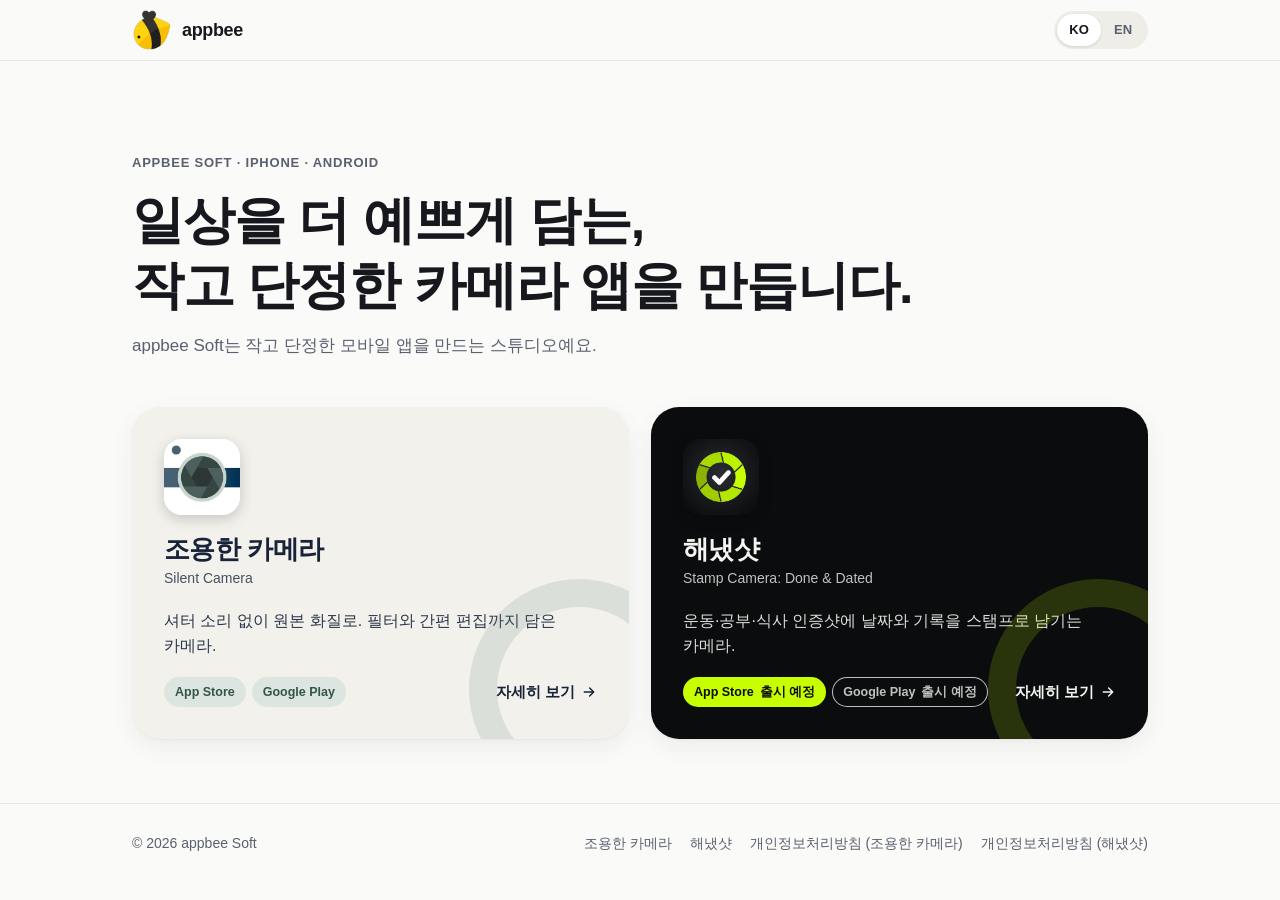
<file: index.html>
<!doctype html>
<html lang="ko" data-title-ko="appbee — 앱 소개" data-title-en="appbee — Apps">
<head>
<meta charset="utf-8">
<meta name="viewport" content="width=device-width, initial-scale=1, viewport-fit=cover">
<title>appbee — 앱 소개</title>
<meta name="description" content="appbee Soft가 만드는 모바일 카메라 앱(iPhone · Android): 조용한 카메라, 해냈샷.">
<meta name="theme-color" content="#FAFAF8">
<link rel="icon" href="favicon.svg" type="image/svg+xml">
<link rel="icon" href="favicon.ico" sizes="16x16 32x32 48x48">
<link rel="apple-touch-icon" href="apple-touch-icon.png">
<link rel="stylesheet" href="assets/css/style.css">
<script src="assets/js/lang.js"></script>
</head>
<body class="theme-home">
<a class="skip" href="#main"><span data-lang="ko">본문으로 건너뛰기</span><span data-lang="en">Skip to content</span></a>
<header class="site-header">
  <div class="wrap">
    <a class="brand" href="" aria-label="appbee home"><img src="assets/img/appbee-logo.webp?v=2" alt="" width="40" height="40">appbee</a>
    <div class="header-right">
      
      <div class="lang-toggle" role="group" aria-label="Language / 언어">
        <button type="button" data-set-lang="ko" aria-pressed="true" lang="ko">KO</button>
        <button type="button" data-set-lang="en" aria-pressed="false" lang="en">EN</button>
      </div>
    </div>
  </div>
</header>

<main id="main">
  <section class="home-hero">
    <div class="wrap">
      <span class="eyebrow">appbee Soft · iPhone · Android</span>
      <h1><span data-lang="ko">일상을 더 예쁘게 담는,<br>작고 단정한 카메라 앱을 만듭니다.</span><span data-lang="en">Small, thoughtful camera apps<br>for everyday moments.</span></h1>
      <p><span data-lang="ko">appbee Soft는 작고 단정한 모바일 앱을 만드는 스튜디오예요.</span><span data-lang="en">appbee Soft is an independent studio making small, thoughtful mobile apps.</span></p>
    </div>
  </section>

  <section class="wrap" aria-label="Apps">
    <div class="app-grid">
<!--
  ▼ 앱 카드 — 새 앱을 추가하려면 아래 <a class="app-card"> 블록 하나를 복사해서 붙여 넣고
    1) href 를 새 앱 폴더 경로로 (예: "newapp/")
    2) style 의 색 변수 5개 (--card-bg 배경, --card-ink 글자, --card-accent 장식 원,
       --card-chip-bg / --card-chip-ink 상태 칩)
    3) 아이콘 경로·alt, 앱 이름, 한 줄 소개를 data-lang="ko" / data-lang="en" 두 벌로 바꾸면 됩니다.
  ▼ To add an app: copy one <a class="app-card"> block, then change href, the 5 colour
    variables in style, the icon, and the ko/en text.
-->
      <a class="app-card" href="silentcamera/" style="--card-bg:#F2F1EC; --card-ink:#18233A; --card-accent:#5E8576; --card-chip-bg:#DCE5E0; --card-chip-ink:#34564A;">
        <img class="icon" src="assets/img/silentcamera/icon-256.webp" width="76" height="76" alt="" loading="lazy">
        <div>
          <h2><span data-lang="ko">조용한 카메라</span><span data-lang="en">Timer Camera</span></h2>
          <p class="sub"><span data-lang="ko">Silent Camera</span><span data-lang="en">Photo Filter &amp; Timer</span></p>
        </div>
        <p class="desc"><span data-lang="ko">셔터 소리 없이 원본 화질로. 필터와 간편 편집까지 담은 카메라.</span><span data-lang="en">Beautiful filters, a hands-free timer and quick editing in one simple camera.</span></p>
        <div class="meta"><span class="chips"><span class="chip">App Store</span><span class="chip">Google Play</span></span><span class="more"><span data-lang="ko">자세히 보기</span><span data-lang="en">Learn more</span><svg width="16" height="16" viewBox="0 0 24 24" aria-hidden="true"><path d="M5 12h13M13 6l6 6-6 6" fill="none" stroke="currentColor" stroke-width="2.2" stroke-linecap="round" stroke-linejoin="round"/></svg></span></div>
      </a>

      <a class="app-card" href="haenaetshot/" style="--card-bg:#0B0C0E; --card-ink:#F4F5F0; --card-accent:#C8FF00; --card-chip-bg:#C8FF00; --card-chip-ink:#0B0C0E;">
        <img class="icon" src="assets/img/haenaetshot/icon-256.webp" width="76" height="76" alt="" loading="lazy">
        <div>
          <h2><span data-lang="ko">해냈샷</span><span data-lang="en">Stamp Camera</span></h2>
          <p class="sub"><span data-lang="ko">Stamp Camera: Done &amp; Dated</span><span data-lang="en">Done &amp; Dated</span></p>
        </div>
        <p class="desc"><span data-lang="ko">운동·공부·식사 인증샷에 날짜와 기록을 스탬프로 남기는 카메라.</span><span data-lang="en">A proof-shot camera that stamps your workouts, study and meals with the date and details.</span></p>
        <div class="meta"><span class="chips"><span class="chip">App Store <span data-lang="ko">출시 예정</span><span data-lang="en">soon</span></span><span class="chip soon">Google Play <span data-lang="ko">출시 예정</span><span data-lang="en">soon</span></span></span><span class="more"><span data-lang="ko">자세히 보기</span><span data-lang="en">Learn more</span><svg width="16" height="16" viewBox="0 0 24 24" aria-hidden="true"><path d="M5 12h13M13 6l6 6-6 6" fill="none" stroke="currentColor" stroke-width="2.2" stroke-linecap="round" stroke-linejoin="round"/></svg></span></div>
      </a>
<!-- ▲ 앱 카드 끝 / end of app cards -->
    </div>
  </section>
</main>
<footer class="site-footer">
  <div class="wrap">
    <p>© 2026 appbee Soft</p>
    <nav aria-label="Footer">
      <a href="silentcamera/"><span data-lang="ko">조용한 카메라</span><span data-lang="en">Timer Camera</span></a>
      <a href="haenaetshot/"><span data-lang="ko">해냈샷</span><span data-lang="en">Stamp Camera</span></a>
      <a href="silentcamera/privacy/"><span data-lang="ko">개인정보처리방침 (조용한 카메라)</span><span data-lang="en">Privacy (Timer Camera)</span></a>
      <a href="haenaetshot/privacy/"><span data-lang="ko">개인정보처리방침 (해냈샷)</span><span data-lang="en">Privacy (Stamp Camera)</span></a>
    </nav>
  </div>
</footer>
</body>
</html>
</file>
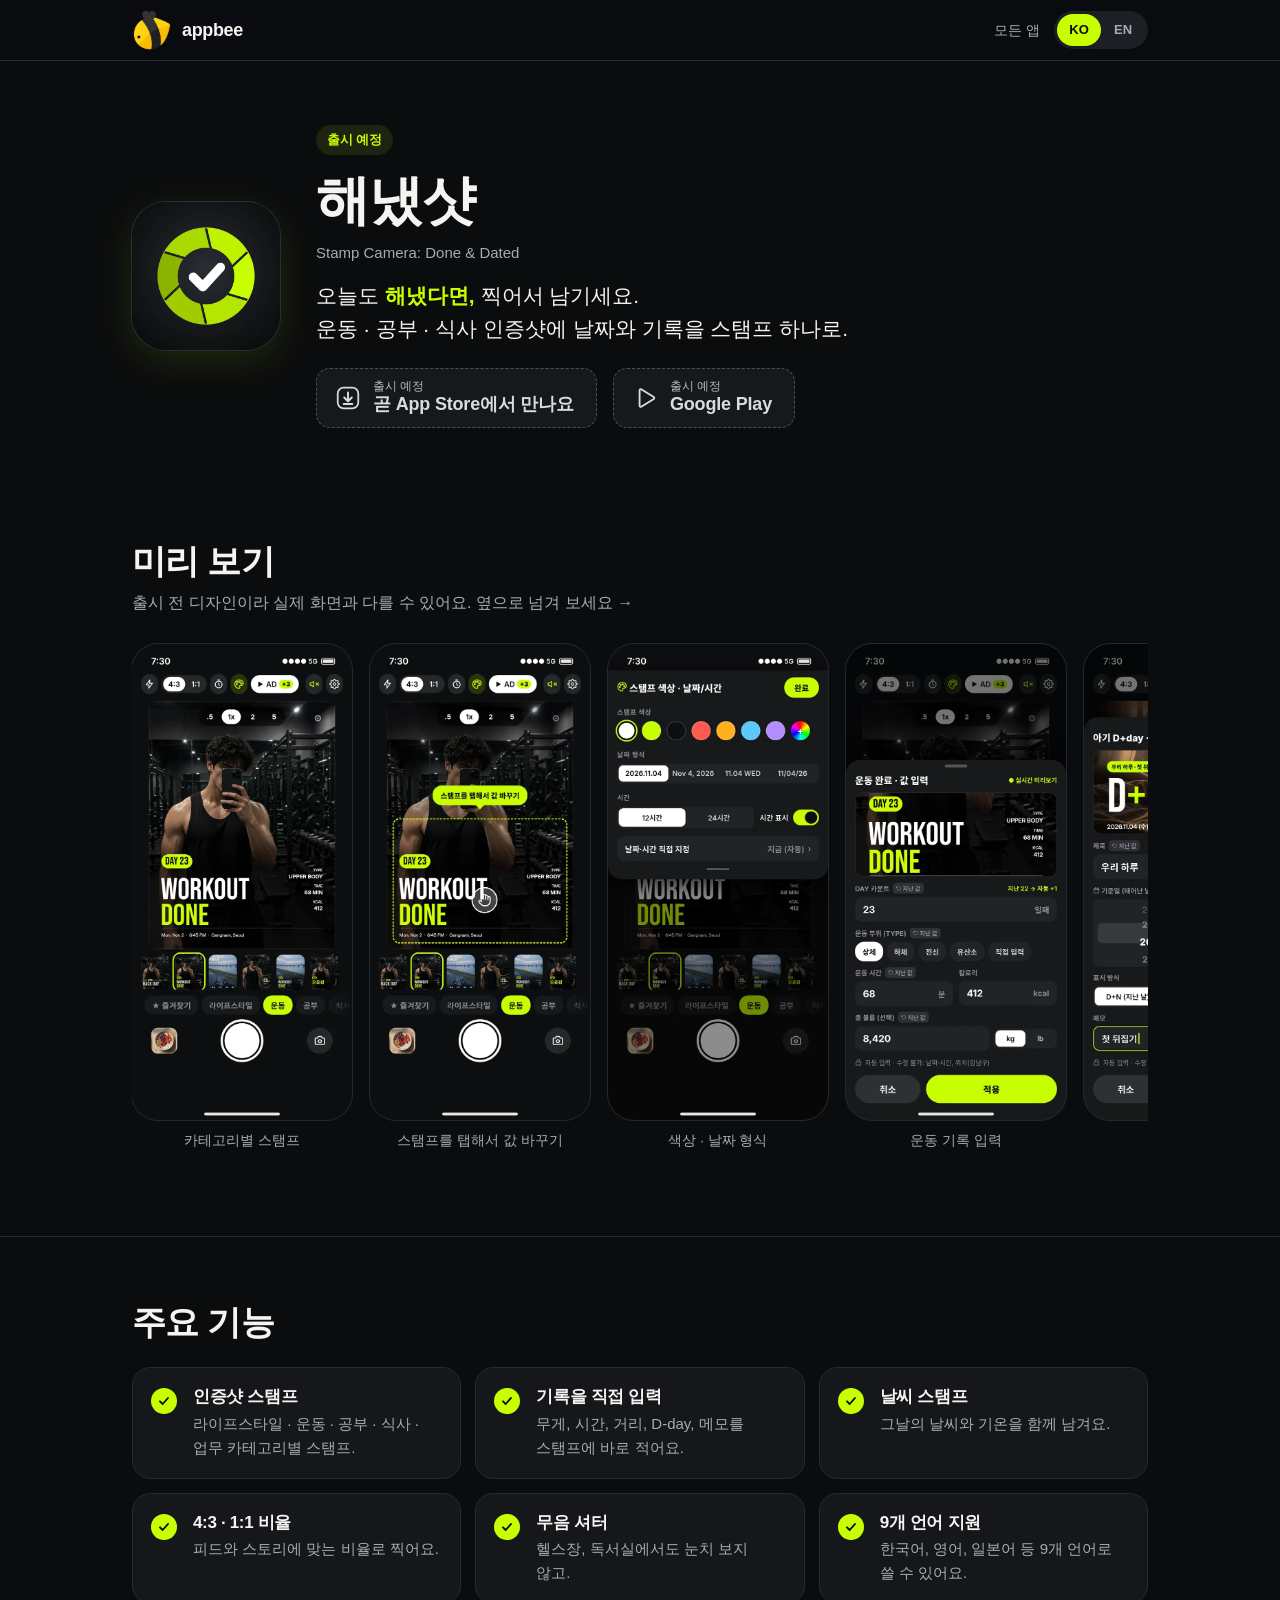
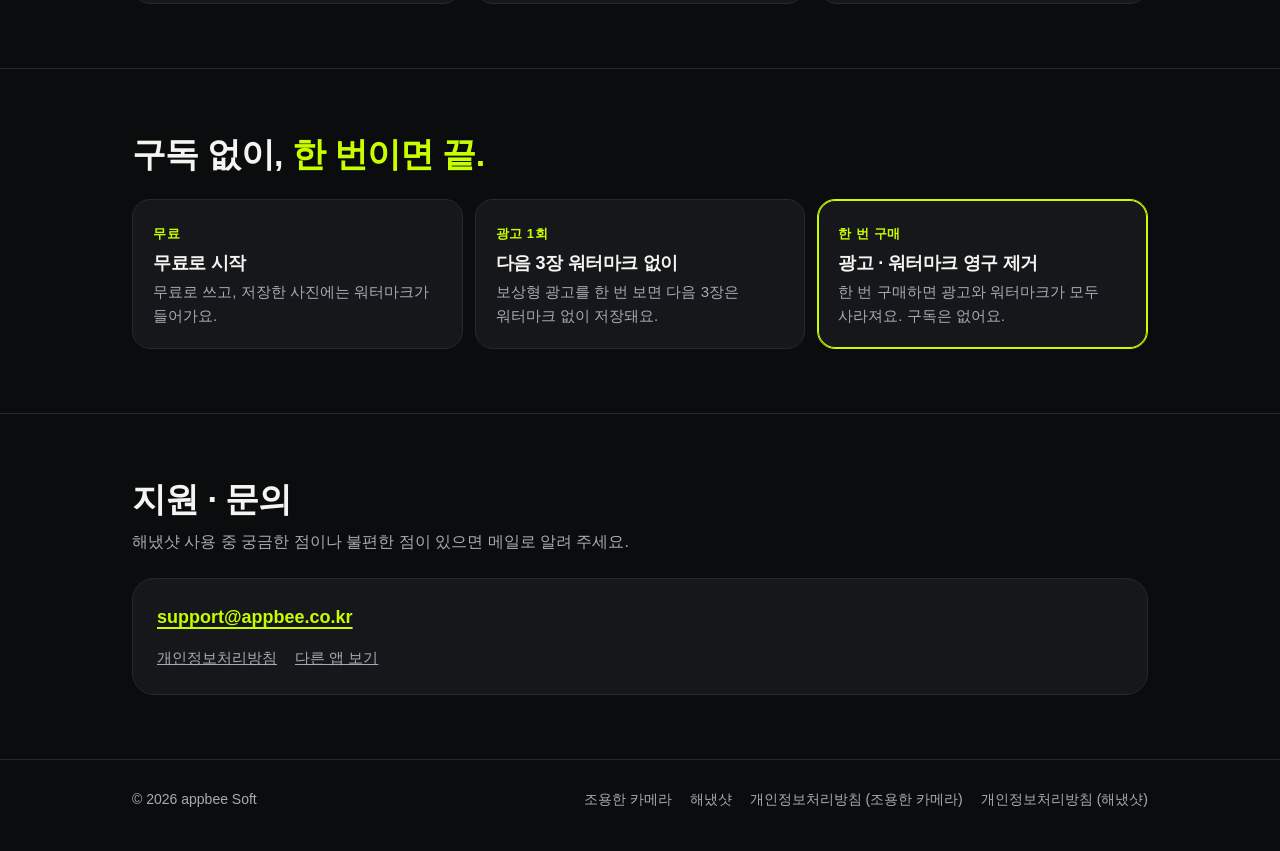
<file: haenaetshot/index.html>
<!doctype html>
<html lang="ko" data-title-ko="해냈샷 — 인증샷 스탬프 카메라 | appbee" data-title-en="Stamp Camera: Done &amp; Dated | appbee">
<head>
<meta charset="utf-8">
<meta name="viewport" content="width=device-width, initial-scale=1, viewport-fit=cover">
<title>해냈샷 — 인증샷 스탬프 카메라 | appbee</title>
<meta name="description" content="운동·공부·식사 인증샷에 날짜와 기록을 스탬프로 남기는 카메라. 출시 예정.">
<meta name="theme-color" content="#0B0C0E">
<link rel="icon" href="../favicon.svg" type="image/svg+xml">
<link rel="icon" href="../favicon.ico" sizes="16x16 32x32 48x48">
<link rel="apple-touch-icon" href="../apple-touch-icon.png">
<link rel="stylesheet" href="../assets/css/style.css">
<script src="../assets/js/lang.js"></script>
</head>
<body class="theme-stamp">
<a class="skip" href="#main"><span data-lang="ko">본문으로 건너뛰기</span><span data-lang="en">Skip to content</span></a>
<header class="site-header">
  <div class="wrap">
    <a class="brand" href="../" aria-label="appbee home"><img src="../assets/img/appbee-logo.webp?v=2" alt="" width="40" height="40">appbee</a>
    <div class="header-right">
      <a class="crumb" href="../"><span data-lang="ko">모든 앱</span><span data-lang="en">All apps</span></a>
      <div class="lang-toggle" role="group" aria-label="Language / 언어">
        <button type="button" data-set-lang="ko" aria-pressed="true" lang="ko">KO</button>
        <button type="button" data-set-lang="en" aria-pressed="false" lang="en">EN</button>
      </div>
    </div>
  </div>
</header>

<main id="main">
  <section class="app-hero">
    <div class="wrap">
      <img class="icon" src="../assets/img/haenaetshot/icon-512.webp" width="148" height="148" alt="해냈샷 앱 아이콘 — 검정 바탕의 라임색 조리개와 체크" data-alt-en="Stamp Camera app icon — a lime aperture and check mark on black">
      <div>
        <span class="chip"><span data-lang="ko">출시 예정</span><span data-lang="en">Coming soon</span></span>
        <h1 style="margin-top:12px"><span data-lang="ko">해냈샷</span><span data-lang="en">Stamp Camera</span></h1>
        <p class="alt-name"><span data-lang="ko">Stamp Camera: Done &amp; Dated</span><span data-lang="en">Done &amp; Dated</span></p>
        <p class="lead"><span data-lang="ko">오늘도 <strong>해냈다면,</strong> 찍어서 남기세요.<br>운동 · 공부 · 식사 인증샷에 날짜와 기록을 스탬프 하나로.</span><span data-lang="en"><strong>Done it?</strong> Prove it.<br>Stamp your workouts, study sessions and meals with the date and your numbers.</span></p>
        <div class="hero-actions">
        <!-- TODO(APP STORE LINK): 해냈샷 출시 후 href="#APPSTORE_LINK" 를 실제 App Store 주소로 바꾸고,
     class 에서 is-soon 과 aria-disabled 를 지우고, 문구를 'App Store에서 다운로드'로 바꿔 주세요. -->
        <a class="store-btn is-soon" href="#APPSTORE_LINK" aria-disabled="true"><svg width="26" height="26" viewBox="0 0 24 24" aria-hidden="true"><rect x="2.5" y="2.5" width="19" height="19" rx="5.5" fill="none" stroke="currentColor" stroke-width="1.6"/><path d="M12 7v7.5M8.5 11.5L12 15l3.5-3.5M8 17.5h8" fill="none" stroke="currentColor" stroke-width="1.8" stroke-linecap="round" stroke-linejoin="round"/></svg><span><span class="small"><span data-lang="ko">출시 예정</span><span data-lang="en">Coming soon</span></span><span class="big"><span data-lang="ko">곧 App Store에서 만나요</span><span data-lang="en">Coming to the App Store</span></span></span></a>
        <!-- TODO(PLAY STORE LINK): 출시 후 href="#PLAYSTORE_LINK" 를 실제 Google Play 주소로 바꾸고,
     class 에서 is-soon 과 aria-disabled 를 지우고, 문구를 'Google Play에서 다운로드'로 바꿔 주세요. -->
        <a class="store-btn is-soon" href="#PLAYSTORE_LINK" aria-disabled="true"><svg width="26" height="26" viewBox="0 0 24 24" aria-hidden="true"><path d="M7 4.8v14.4a1 1 0 0 0 1.5.86l11.6-7.2a1 1 0 0 0 0-1.72L8.5 3.94A1 1 0 0 0 7 4.8z" fill="none" stroke="currentColor" stroke-width="1.7" stroke-linejoin="round"/></svg><span><span class="small"><span data-lang="ko">출시 예정</span><span data-lang="en">Coming soon</span></span><span class="big"><span data-lang="ko">Google Play</span><span data-lang="en">Google Play</span></span></span></a>
        </div>
      </div>
    </div>
  </section>

  <section class="section" id="screenshots" aria-labelledby="hs-shots">
    <div class="wrap">
      <div class="section-head"><h2 id="hs-shots"><span data-lang="ko">미리 보기</span><span data-lang="en">Preview</span></h2><p class="scroll-hint"><span data-lang="ko">출시 전 디자인이라 실제 화면과 다를 수 있어요. 옆으로 넘겨 보세요 →</span><span data-lang="en">Pre-release design; the final app may differ. Swipe to see more →</span></p></div>
      <ul class="gallery" role="list">
        <li><figure style="margin:0"><img src="../assets/img/haenaetshot/shot-01-camera.webp" width="640" height="1385" alt="운동 카테고리의 WORKOUT DONE 스탬프가 올라간 카메라 화면" loading="lazy" decoding="async" data-alt-en="Camera with a WORKOUT DONE stamp from the Workout category"><figcaption><span data-lang="ko">카테고리별 스탬프</span><span data-lang="en">Stamps by category</span></figcaption></figure></li>
        <li><figure style="margin:0"><img src="../assets/img/haenaetshot/shot-02-stamp-tap.webp" width="640" height="1385" alt="프리뷰 속 스탬프를 탭해서 값을 바꾸는 화면" loading="lazy" decoding="async" data-alt-en="Tapping the stamp in the preview to edit its values"><figcaption><span data-lang="ko">스탬프를 탭해서 값 바꾸기</span><span data-lang="en">Tap a stamp to edit</span></figcaption></figure></li>
        <li><figure style="margin:0"><img src="../assets/img/haenaetshot/shot-03-palette.webp" width="640" height="1385" alt="스탬프 색상과 날짜·시간 형식을 고르는 팔레트" loading="lazy" decoding="async" data-alt-en="Palette for stamp colour and date/time format"><figcaption><span data-lang="ko">색상 · 날짜 형식</span><span data-lang="en">Colour &amp; date format</span></figcaption></figure></li>
        <li><figure style="margin:0"><img src="../assets/img/haenaetshot/shot-04-workout.webp" width="640" height="1385" alt="운동 기록(종목, 시간, 무게)을 입력하는 시트" loading="lazy" decoding="async" data-alt-en="Sheet for entering workout details"><figcaption><span data-lang="ko">운동 기록 입력</span><span data-lang="en">Workout details</span></figcaption></figure></li>
        <li><figure style="margin:0"><img src="../assets/img/haenaetshot/shot-05-dday.webp" width="640" height="1385" alt="D-day 스탬프의 날짜와 메모를 입력하는 시트" loading="lazy" decoding="async" data-alt-en="Sheet for setting a D-day date and memo"><figcaption><span data-lang="ko">D-day · 메모</span><span data-lang="en">D-day &amp; memo</span></figcaption></figure></li>
        <li><figure style="margin:0"><img src="../assets/img/haenaetshot/shot-06-run.webp" width="640" height="1385" alt="러닝 거리와 시간을 입력하는 시트" loading="lazy" decoding="async" data-alt-en="Sheet for entering running distance and time"><figcaption><span data-lang="ko">거리 · 시간</span><span data-lang="en">Distance &amp; time</span></figcaption></figure></li>
        <li><figure style="margin:0"><img src="../assets/img/haenaetshot/shot-07-edit.webp" width="640" height="1385" alt="찍은 사진에 스탬프를 편집하는 화면" loading="lazy" decoding="async" data-alt-en="Editing a stamp on a saved photo"><figcaption><span data-lang="ko">찍은 뒤에도 편집</span><span data-lang="en">Edit after shooting</span></figcaption></figure></li>
        <li><figure style="margin:0"><img src="../assets/img/haenaetshot/shot-08-album.webp" width="640" height="1385" alt="날짜와 카테고리로 모아 보는 앨범" loading="lazy" decoding="async" data-alt-en="Album grouped by date and category"><figcaption><span data-lang="ko">앨범</span><span data-lang="en">Album</span></figcaption></figure></li>
      </ul>
    </div>
  </section>

  <section class="section" id="features" aria-labelledby="hs-feat">
    <div class="wrap">
      <div class="section-head"><h2 id="hs-feat"><span data-lang="ko">주요 기능</span><span data-lang="en">Features</span></h2></div>
      <ul class="features">
        <li><h3><span data-lang="ko">인증샷 스탬프</span><span data-lang="en">Proof-shot stamps</span></h3><p><span data-lang="ko">라이프스타일 · 운동 · 공부 · 식사 · 업무 카테고리별 스탬프.</span><span data-lang="en">Stamps for Lifestyle, Workout, Study, Meal and Work.</span></p></li>
        <li><h3><span data-lang="ko">기록을 직접 입력</span><span data-lang="en">Your own numbers</span></h3><p><span data-lang="ko">무게, 시간, 거리, D-day, 메모를 스탬프에 바로 적어요.</span><span data-lang="en">Edit weight, time, distance, D-day and memo right on the stamp.</span></p></li>
        <li><h3><span data-lang="ko">날씨 스탬프</span><span data-lang="en">Weather stamps</span></h3><p><span data-lang="ko">그날의 날씨와 기온을 함께 남겨요.</span><span data-lang="en">Add the day’s weather and temperature.</span></p></li>
        <li><h3><span data-lang="ko">4:3 · 1:1 비율</span><span data-lang="en">4:3 and 1:1</span></h3><p><span data-lang="ko">피드와 스토리에 맞는 비율로 찍어요.</span><span data-lang="en">Shoot in the ratio that fits your post.</span></p></li>
        <li><h3><span data-lang="ko">무음 셔터</span><span data-lang="en">Silent shutter</span></h3><p><span data-lang="ko">헬스장, 독서실에서도 눈치 보지 않고.</span><span data-lang="en">No shutter sound at the gym or in the library.</span></p></li>
        <li><h3><span data-lang="ko">9개 언어 지원</span><span data-lang="en">9 languages</span></h3><p><span data-lang="ko">한국어, 영어, 일본어 등 9개 언어로 쓸 수 있어요.</span><span data-lang="en">Available in 9 languages, including English, Korean and Japanese.</span></p></li>
      </ul>
    </div>
  </section>

  <section class="section" id="pricing" aria-labelledby="hs-price">
    <div class="wrap">
      <div class="section-head"><h2 id="hs-price"><span data-lang="ko">구독 없이, <span class="accent">한 번이면 끝.</span></span><span data-lang="en">No subscription. <span class="accent">Ever.</span></span></h2></div>
      <div class="plans">
        <div class="plan"><span class="k"><span data-lang="ko">무료</span><span data-lang="en">Free</span></span><h3><span data-lang="ko">무료로 시작</span><span data-lang="en">Start for free</span></h3><p><span data-lang="ko">무료로 쓰고, 저장한 사진에는 워터마크가 들어가요.</span><span data-lang="en">Use it for free; saved photos include a watermark.</span></p></div>
        <div class="plan"><span class="k"><span data-lang="ko">광고 1회</span><span data-lang="en">One ad</span></span><h3><span data-lang="ko">다음 3장 워터마크 없이</span><span data-lang="en">Next 3 saves watermark-free</span></h3><p><span data-lang="ko">보상형 광고를 한 번 보면 다음 3장은 워터마크 없이 저장돼요.</span><span data-lang="en">Watch one rewarded ad to save your next 3 photos without a watermark.</span></p></div>
        <div class="plan hl"><span class="k"><span data-lang="ko">한 번 구매</span><span data-lang="en">One-time purchase</span></span><h3><span data-lang="ko">광고 · 워터마크 영구 제거</span><span data-lang="en">No ads, no watermarks — forever</span></h3><p><span data-lang="ko">한 번 구매하면 광고와 워터마크가 모두 사라져요. 구독은 없어요.</span><span data-lang="en">Pay once to remove ads and watermarks for good. No subscription.</span></p></div>
      </div>
    </div>
  </section>

  <section class="section" id="support">
    <div class="wrap">
      <div class="section-head"><h2><span data-lang="ko">지원 · 문의</span><span data-lang="en">Support</span></h2><p><span data-lang="ko">해냈샷 사용 중 궁금한 점이나 불편한 점이 있으면 메일로 알려 주세요.</span><span data-lang="en">Questions or feedback about Stamp Camera? Send us an email.</span></p></div>
      <div class="support">
        <a class="mail" href="mailto:support@appbee.co.kr">support@appbee.co.kr</a>
        <div class="links"><a href="privacy/"><span data-lang="ko">개인정보처리방침</span><span data-lang="en">Privacy Policy</span></a><a href="../"><span data-lang="ko">다른 앱 보기</span><span data-lang="en">More apps</span></a></div>
      </div>
    </div>
  </section>
</main>
<footer class="site-footer">
  <div class="wrap">
    <p>© 2026 appbee Soft</p>
    <nav aria-label="Footer">
      <a href="../silentcamera/"><span data-lang="ko">조용한 카메라</span><span data-lang="en">Timer Camera</span></a>
      <a href="../haenaetshot/"><span data-lang="ko">해냈샷</span><span data-lang="en">Stamp Camera</span></a>
      <a href="../silentcamera/privacy/"><span data-lang="ko">개인정보처리방침 (조용한 카메라)</span><span data-lang="en">Privacy (Timer Camera)</span></a>
      <a href="../haenaetshot/privacy/"><span data-lang="ko">개인정보처리방침 (해냈샷)</span><span data-lang="en">Privacy (Stamp Camera)</span></a>
    </nav>
  </div>
</footer>
</body>
</html>
</file>
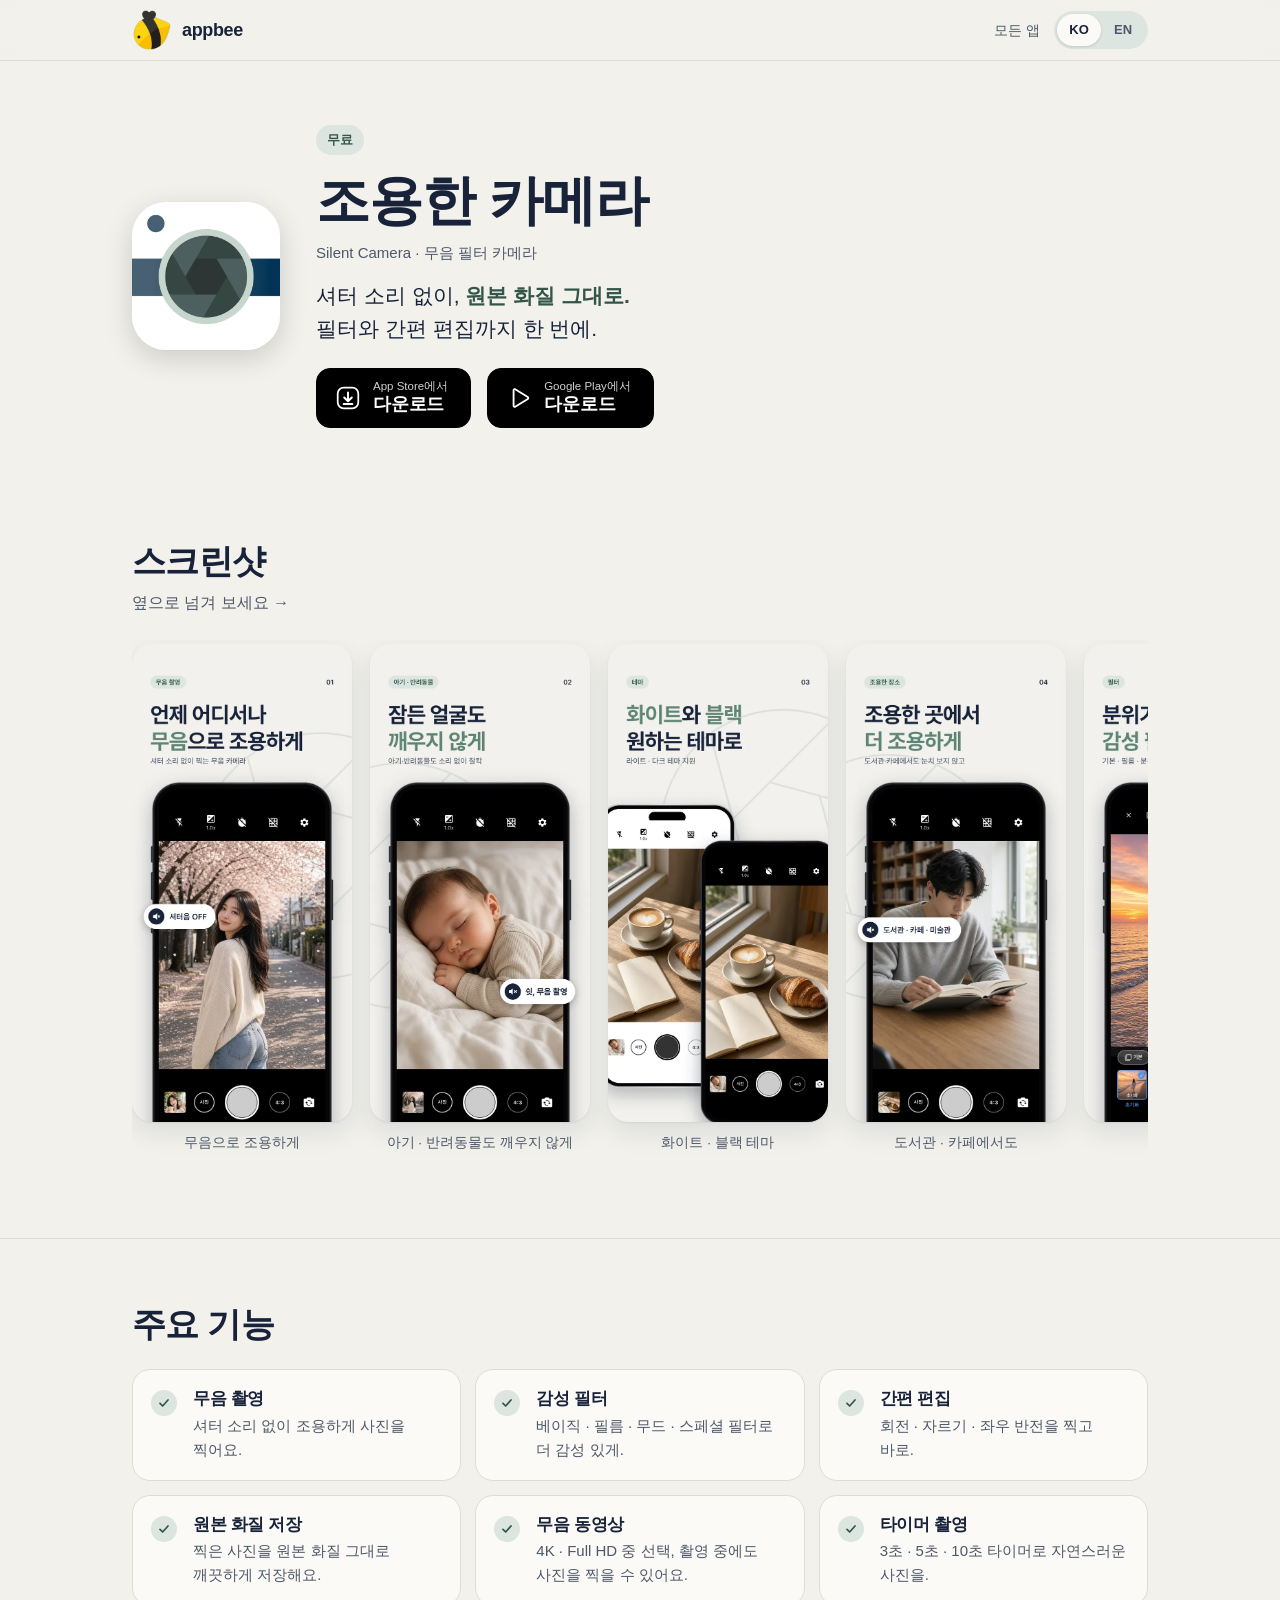
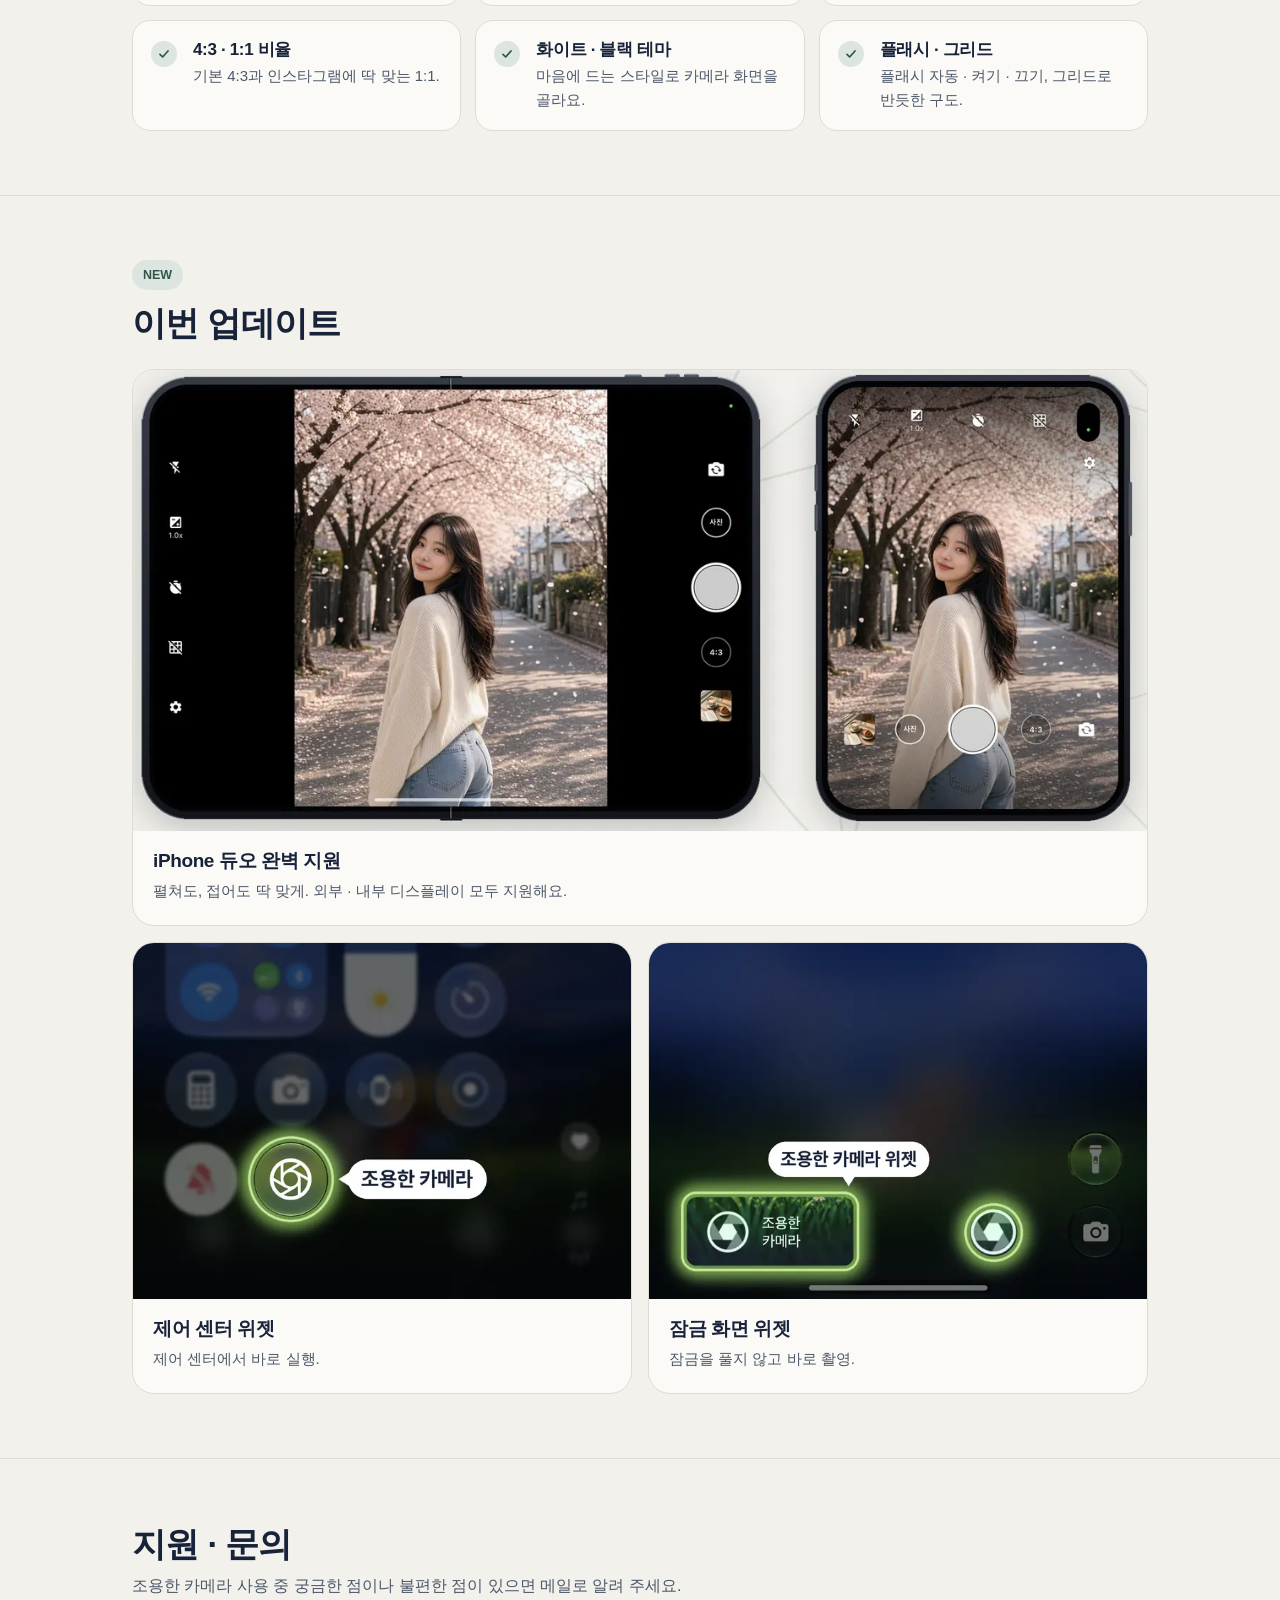
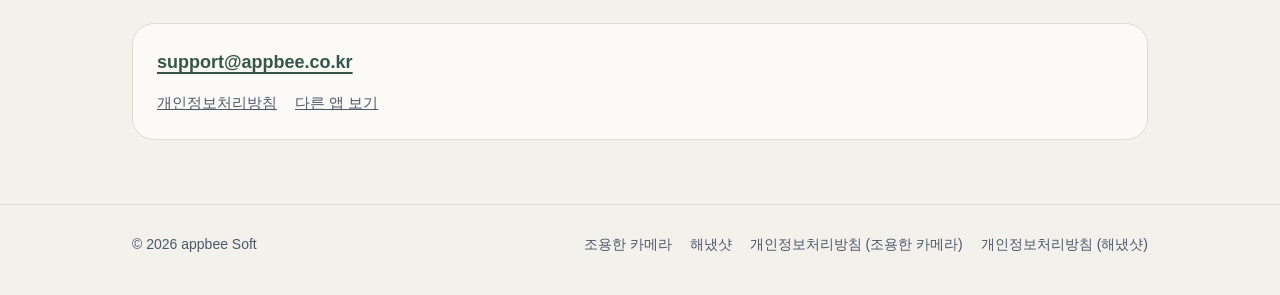
<file: silentcamera/index.html>
<!doctype html>
<html lang="ko" data-title-ko="조용한 카메라 — 무음 필터 카메라 | appbee" data-title-en="Timer Camera — Photo Filter | appbee">
<head>
<meta charset="utf-8">
<meta name="viewport" content="width=device-width, initial-scale=1, viewport-fit=cover">
<title>조용한 카메라 — 무음 필터 카메라 | appbee</title>
<meta name="description" content="셔터 소리 없이 원본 화질로 찍는 카메라. 필터, 타이머, 간편 편집, 4K 동영상.">
<meta name="theme-color" content="#F2F1EC">
<link rel="icon" href="../favicon.svg" type="image/svg+xml">
<link rel="icon" href="../favicon.ico" sizes="16x16 32x32 48x48">
<link rel="apple-touch-icon" href="../apple-touch-icon.png">
<link rel="stylesheet" href="../assets/css/style.css">
<script src="../assets/js/lang.js"></script>
</head>
<body class="theme-silent">
<a class="skip" href="#main"><span data-lang="ko">본문으로 건너뛰기</span><span data-lang="en">Skip to content</span></a>
<header class="site-header">
  <div class="wrap">
    <a class="brand" href="../" aria-label="appbee home"><img src="../assets/img/appbee-logo.webp?v=2" alt="" width="40" height="40">appbee</a>
    <div class="header-right">
      <a class="crumb" href="../"><span data-lang="ko">모든 앱</span><span data-lang="en">All apps</span></a>
      <div class="lang-toggle" role="group" aria-label="Language / 언어">
        <button type="button" data-set-lang="ko" aria-pressed="true" lang="ko">KO</button>
        <button type="button" data-set-lang="en" aria-pressed="false" lang="en">EN</button>
      </div>
    </div>
  </div>
</header>

<main id="main">
  <section class="app-hero">
    <div class="wrap">
      <img class="icon" src="../assets/img/silentcamera/icon-512.webp" width="148" height="148" alt="조용한 카메라 앱 아이콘" data-alt-en="Timer Camera app icon">
      <div>
        <span class="chip"><span data-lang="ko">무료</span><span data-lang="en">Free</span></span>
        <h1 style="margin-top:12px"><span data-lang="ko">조용한 카메라</span><span data-lang="en">Timer Camera</span></h1>
        <p class="alt-name"><span data-lang="ko">Silent Camera · 무음 필터 카메라</span><span data-lang="en">Photo Filter &amp; Timer Camera</span></p>
        <p class="lead"><span data-lang="ko">셔터 소리 없이, <strong>원본 화질 그대로.</strong><br>필터와 간편 편집까지 한 번에.</span><span data-lang="en">Every shot, <strong>beautifully filtered.</strong><br>A hands-free timer, quick edits and 4K video in one simple app.</span></p>
        <div class="hero-actions">
        <a class="store-btn" href="https://apps.apple.com/app/id501641861" rel="noopener"><svg width="26" height="26" viewBox="0 0 24 24" aria-hidden="true"><rect x="2.5" y="2.5" width="19" height="19" rx="5.5" fill="none" stroke="currentColor" stroke-width="1.6"/><path d="M12 7v7.5M8.5 11.5L12 15l3.5-3.5M8 17.5h8" fill="none" stroke="currentColor" stroke-width="1.8" stroke-linecap="round" stroke-linejoin="round"/></svg><span><span class="small"><span data-lang="ko">App Store에서</span><span data-lang="en">Download on the</span></span><span class="big"><span data-lang="ko">다운로드</span><span data-lang="en">App Store</span></span></span></a>
        <a class="store-btn" href="https://play.google.com/store/apps/details?id=com.appbee.silentcamera" rel="noopener"><svg width="26" height="26" viewBox="0 0 24 24" aria-hidden="true"><path d="M7 4.8v14.4a1 1 0 0 0 1.5.86l11.6-7.2a1 1 0 0 0 0-1.72L8.5 3.94A1 1 0 0 0 7 4.8z" fill="none" stroke="currentColor" stroke-width="1.7" stroke-linejoin="round"/></svg><span><span class="small"><span data-lang="ko">Google Play에서</span><span data-lang="en">Get it on</span></span><span class="big"><span data-lang="ko">다운로드</span><span data-lang="en">Google Play</span></span></span></a>
        </div>
      </div>
    </div>
  </section>

  <section class="section" id="screenshots" aria-labelledby="sc-shots">
    <div class="wrap">
      <div class="section-head"><h2 id="sc-shots"><span data-lang="ko">스크린샷</span><span data-lang="en">Screenshots</span></h2><p class="scroll-hint"><span data-lang="ko">옆으로 넘겨 보세요 →</span><span data-lang="en">Swipe to see more →</span></p></div>
      <ul class="gallery" role="list" data-lang="ko">
        <li><figure style="margin:0"><img src="../assets/img/silentcamera/shot-ko-01.webp" width="640" height="1391" alt="조용한 카메라 촬영 화면 — 언제 어디서나 무음으로 조용하게" loading="lazy" decoding="async"><figcaption>무음으로 조용하게</figcaption></figure></li>
        <li><figure style="margin:0"><img src="../assets/img/silentcamera/shot-ko-02.webp" width="640" height="1391" alt="잠든 아기를 깨우지 않는 무음 촬영 화면" loading="lazy" decoding="async"><figcaption>아기 · 반려동물도 깨우지 않게</figcaption></figure></li>
        <li><figure style="margin:0"><img src="../assets/img/silentcamera/shot-ko-03.webp" width="640" height="1391" alt="화이트와 블랙 두 가지 테마 화면" loading="lazy" decoding="async"><figcaption>화이트 · 블랙 테마</figcaption></figure></li>
        <li><figure style="margin:0"><img src="../assets/img/silentcamera/shot-ko-04.webp" width="640" height="1391" alt="도서관·카페 같은 조용한 곳에서 촬영하는 화면" loading="lazy" decoding="async"><figcaption>도서관 · 카페에서도</figcaption></figure></li>
        <li><figure style="margin:0"><img src="../assets/img/silentcamera/shot-ko-05.webp" width="640" height="1391" alt="필름·무드·스페셜 필터 선택 화면" loading="lazy" decoding="async"><figcaption>감성 필터</figcaption></figure></li>
        <li><figure style="margin:0"><img src="../assets/img/silentcamera/shot-ko-06.webp" width="640" height="1391" alt="회전·자르기·좌우반전 편집 화면" loading="lazy" decoding="async"><figcaption>회전 · 크롭 · 좌우반전</figcaption></figure></li>
      </ul>
      <ul class="gallery" role="list" data-lang="en">
        <li><figure style="margin:0"><img src="../assets/img/silentcamera/shot-en-01.webp" width="640" height="1391" alt="Camera screen with film-look filters" loading="lazy" decoding="async"><figcaption>Filters that set the mood</figcaption></figure></li>
        <li><figure style="margin:0"><img src="../assets/img/silentcamera/shot-en-02.webp" width="640" height="1391" alt="Soft filter on a photo of a sleeping baby" loading="lazy" decoding="async"><figcaption>Soft looks for little ones</figcaption></figure></li>
        <li><figure style="margin:0"><img src="../assets/img/silentcamera/shot-en-03.webp" width="640" height="1391" alt="White and Black camera themes" loading="lazy" decoding="async"><figcaption>White &amp; Black themes</figcaption></figure></li>
        <li><figure style="margin:0"><img src="../assets/img/silentcamera/shot-en-04.webp" width="640" height="1391" alt="Timer camera screen with 3, 5 and 10 second options" loading="lazy" decoding="async"><figcaption>Timer: 3 · 5 · 10 s</figcaption></figure></li>
        <li><figure style="margin:0"><img src="../assets/img/silentcamera/shot-en-05.webp" width="640" height="1391" alt="Filter picker showing Film, Mood and Special looks" loading="lazy" decoding="async"><figcaption>Basic · Film · Mood · Special</figcaption></figure></li>
        <li><figure style="margin:0"><img src="../assets/img/silentcamera/shot-en-06.webp" width="640" height="1391" alt="Edit screen with rotate, crop and flip tools" loading="lazy" decoding="async"><figcaption>Rotate · Crop · Flip</figcaption></figure></li>
      </ul>
    </div>
  </section>

  <section class="section" id="features" aria-labelledby="sc-feat">
    <div class="wrap">
      <div class="section-head"><h2 id="sc-feat"><span data-lang="ko">주요 기능</span><span data-lang="en">Features</span></h2></div>
      <ul class="features">
        <li><h3><span data-lang="ko">무음 촬영</span><span data-lang="en">Filters that set the mood</span></h3><p><span data-lang="ko">셔터 소리 없이 조용하게 사진을 찍어요.</span><span data-lang="en">Basic, Film, Mood and Special looks for a warm, soft or classic feel.</span></p></li>
        <li><h3><span data-lang="ko">감성 필터</span><span data-lang="en">Hands-free timer</span></h3><p><span data-lang="ko">베이직 · 필름 · 무드 · 스페셜 필터로 더 감성 있게.</span><span data-lang="en">3, 5 or 10 second timer — perfect for selfies and group photos.</span></p></li>
        <li><h3><span data-lang="ko">간편 편집</span><span data-lang="en">Edit instantly</span></h3><p><span data-lang="ko">회전 · 자르기 · 좌우 반전을 찍고 바로.</span><span data-lang="en">Rotate, crop and flip right after you shoot, then save to your gallery.</span></p></li>
        <li><h3><span data-lang="ko">원본 화질 저장</span><span data-lang="en">Full original quality</span></h3><p><span data-lang="ko">찍은 사진을 원본 화질 그대로 깨끗하게 저장해요.</span><span data-lang="en">Photos are saved in full original quality.</span></p></li>
        <li><h3><span data-lang="ko">무음 동영상</span><span data-lang="en">4K video</span></h3><p><span data-lang="ko">4K · Full HD 중 선택, 촬영 중에도 사진을 찍을 수 있어요.</span><span data-lang="en">Record in 4K or Full HD, and take photos while recording.</span></p></li>
        <li><h3><span data-lang="ko">타이머 촬영</span><span data-lang="en">4:3 and 1:1 ratios</span></h3><p><span data-lang="ko">3초 · 5초 · 10초 타이머로 자연스러운 사진을.</span><span data-lang="en">Classic 4:3 or Instagram-ready 1:1.</span></p></li>
        <li><h3><span data-lang="ko">4:3 · 1:1 비율</span><span data-lang="en">White &amp; Black themes</span></h3><p><span data-lang="ko">기본 4:3과 인스타그램에 딱 맞는 1:1.</span><span data-lang="en">Pick the light or dark camera style you like.</span></p></li>
        <li><h3><span data-lang="ko">화이트 · 블랙 테마</span><span data-lang="en">Flash &amp; grid</span></h3><p><span data-lang="ko">마음에 드는 스타일로 카메라 화면을 골라요.</span><span data-lang="en">Flash Auto / On / Off, plus grid lines for straight, balanced shots.</span></p></li>
        <li><h3><span data-lang="ko">플래시 · 그리드</span><span data-lang="en">Clean and simple</span></h3><p><span data-lang="ko">플래시 자동 · 켜기 · 끄기, 그리드로 반듯한 구도.</span><span data-lang="en">A clean interface anyone can use right away.</span></p></li>
      </ul>
    </div>
  </section>

  <section class="section" id="new" aria-labelledby="sc-new">
    <div class="wrap">
      <div class="section-head"><span class="chip">NEW</span><h2 id="sc-new" style="margin-top:12px"><span data-lang="ko">이번 업데이트</span><span data-lang="en">What’s new</span></h2></div>
      <div class="spot">
        <article class="spot-card wide">
          <figure><img src="../assets/img/silentcamera/feat-duo.webp" width="1200" height="546" alt="iPhone 듀오를 펼친 내부 화면과 접은 커버 화면에서 실행 중인 카메라" data-alt-en="The camera running on iPhone Duo, unfolded inner display and folded cover display" loading="lazy" decoding="async"></figure>
          <div class="txt"><h3><span data-lang="ko">iPhone 듀오 완벽 지원</span><span data-lang="en">Full iPhone Duo support</span></h3><p><span data-lang="ko">펼쳐도, 접어도 딱 맞게. 외부 · 내부 디스플레이 모두 지원해요.</span><span data-lang="en">Folded or unfolded, the camera fits both the outer and inner displays.</span></p></div>
        </article>
        <div class="spot-pair" style="grid-column:1/-1">
          <article class="spot-card">
            <figure><img src="../assets/img/silentcamera/feat-control-center.webp" width="700" height="501" alt="제어 센터에 추가된 조용한 카메라 버튼" data-alt-en="Camera button added to Control Center" loading="lazy" decoding="async"></figure>
            <div class="txt"><h3><span data-lang="ko">제어 센터 위젯</span><span data-lang="en">Control Center</span></h3><p><span data-lang="ko">제어 센터에서 바로 실행.</span><span data-lang="en">Launch straight from Control Center.</span></p></div>
          </article>
          <article class="spot-card">
            <figure><img src="../assets/img/silentcamera/feat-lock-widget.webp" width="700" height="501" alt="잠금 화면에 놓인 조용한 카메라 위젯" data-alt-en="Camera widget on the Lock Screen" loading="lazy" decoding="async"></figure>
            <div class="txt"><h3><span data-lang="ko">잠금 화면 위젯</span><span data-lang="en">Lock Screen widget</span></h3><p><span data-lang="ko">잠금을 풀지 않고 바로 촬영.</span><span data-lang="en">Open the camera right from your Lock Screen.</span></p></div>
          </article>
        </div>
      </div>
    </div>
  </section>

  <section class="section" id="support">
    <div class="wrap">
      <div class="section-head"><h2><span data-lang="ko">지원 · 문의</span><span data-lang="en">Support</span></h2><p><span data-lang="ko">조용한 카메라 사용 중 궁금한 점이나 불편한 점이 있으면 메일로 알려 주세요.</span><span data-lang="en">Questions or feedback about Timer Camera? Send us an email.</span></p></div>
      <div class="support">
        <a class="mail" href="mailto:support@appbee.co.kr">support@appbee.co.kr</a>
        <div class="links"><a href="privacy/"><span data-lang="ko">개인정보처리방침</span><span data-lang="en">Privacy Policy</span></a><a href="../"><span data-lang="ko">다른 앱 보기</span><span data-lang="en">More apps</span></a></div>
      </div>
    </div>
  </section>
</main>
<footer class="site-footer">
  <div class="wrap">
    <p>© 2026 appbee Soft</p>
    <nav aria-label="Footer">
      <a href="../silentcamera/"><span data-lang="ko">조용한 카메라</span><span data-lang="en">Timer Camera</span></a>
      <a href="../haenaetshot/"><span data-lang="ko">해냈샷</span><span data-lang="en">Stamp Camera</span></a>
      <a href="../silentcamera/privacy/"><span data-lang="ko">개인정보처리방침 (조용한 카메라)</span><span data-lang="en">Privacy (Timer Camera)</span></a>
      <a href="../haenaetshot/privacy/"><span data-lang="ko">개인정보처리방침 (해냈샷)</span><span data-lang="en">Privacy (Stamp Camera)</span></a>
    </nav>
  </div>
</footer>
</body>
</html>
</file>
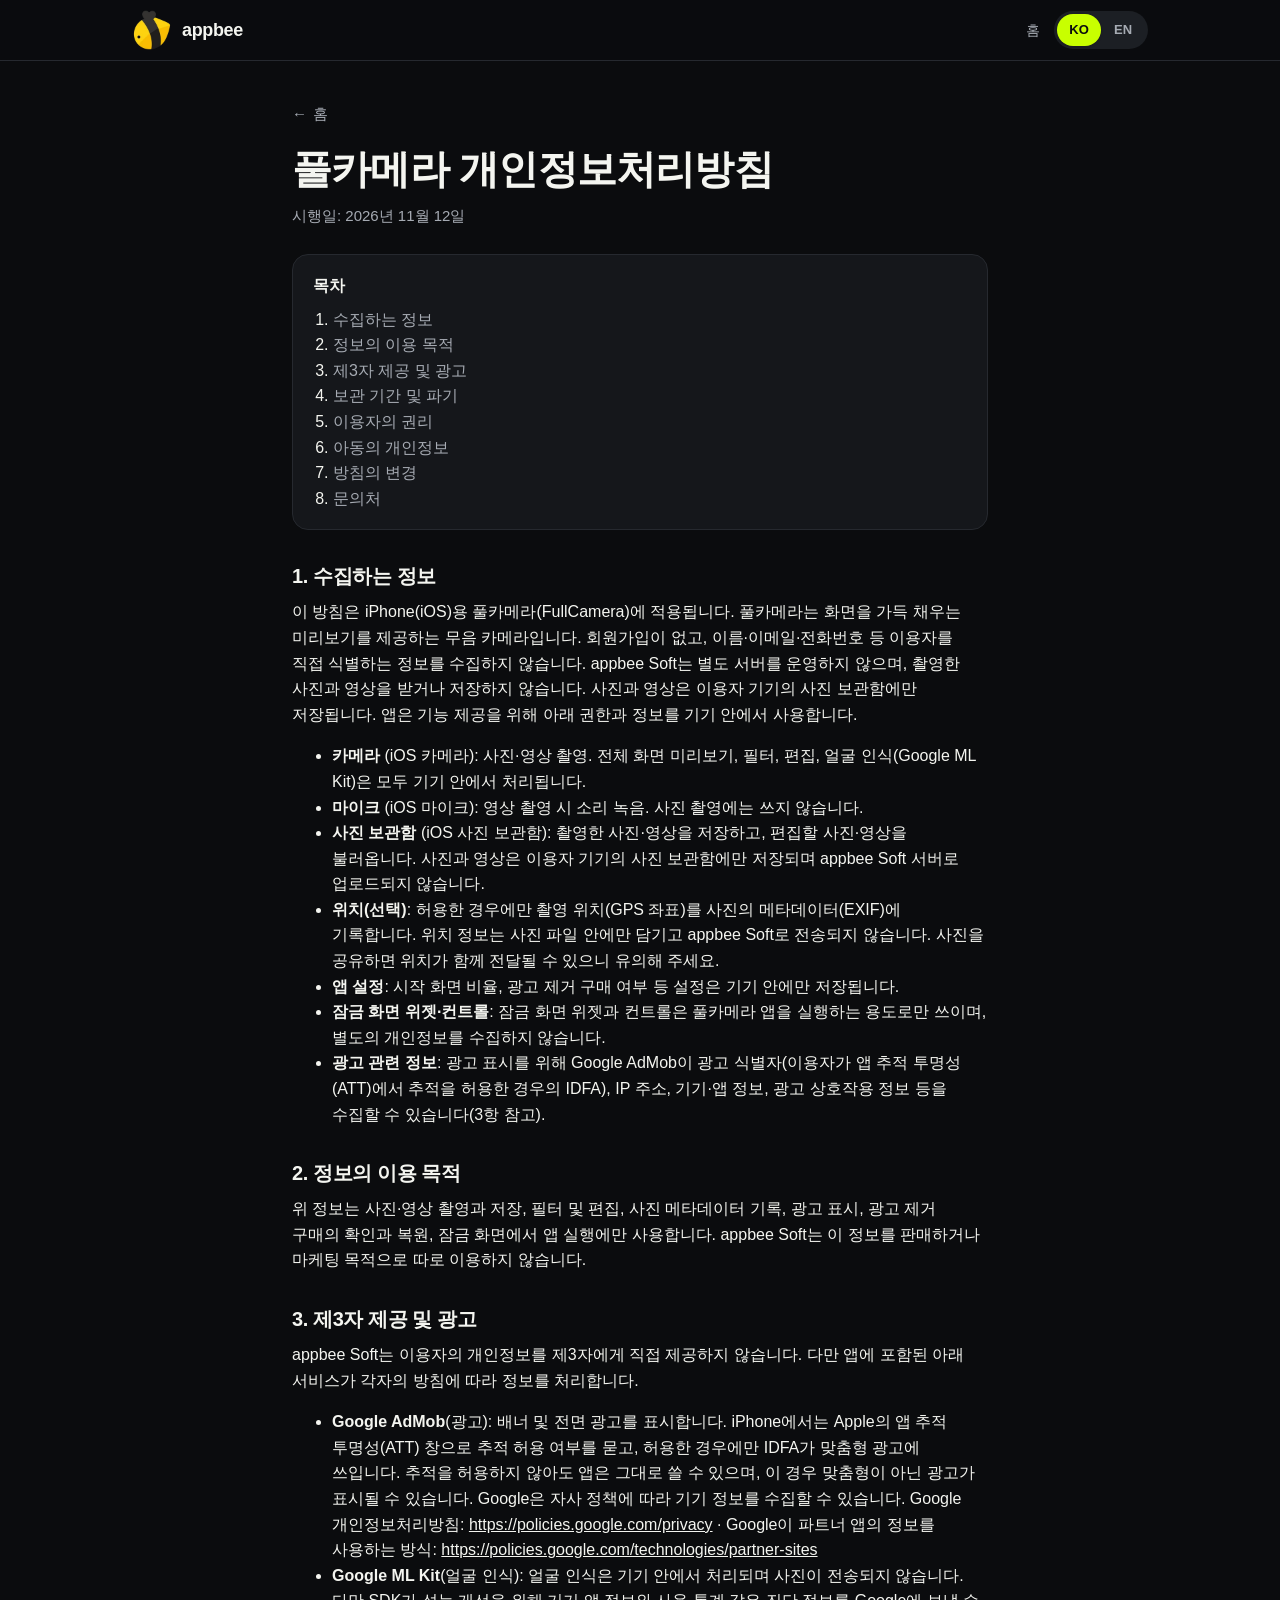
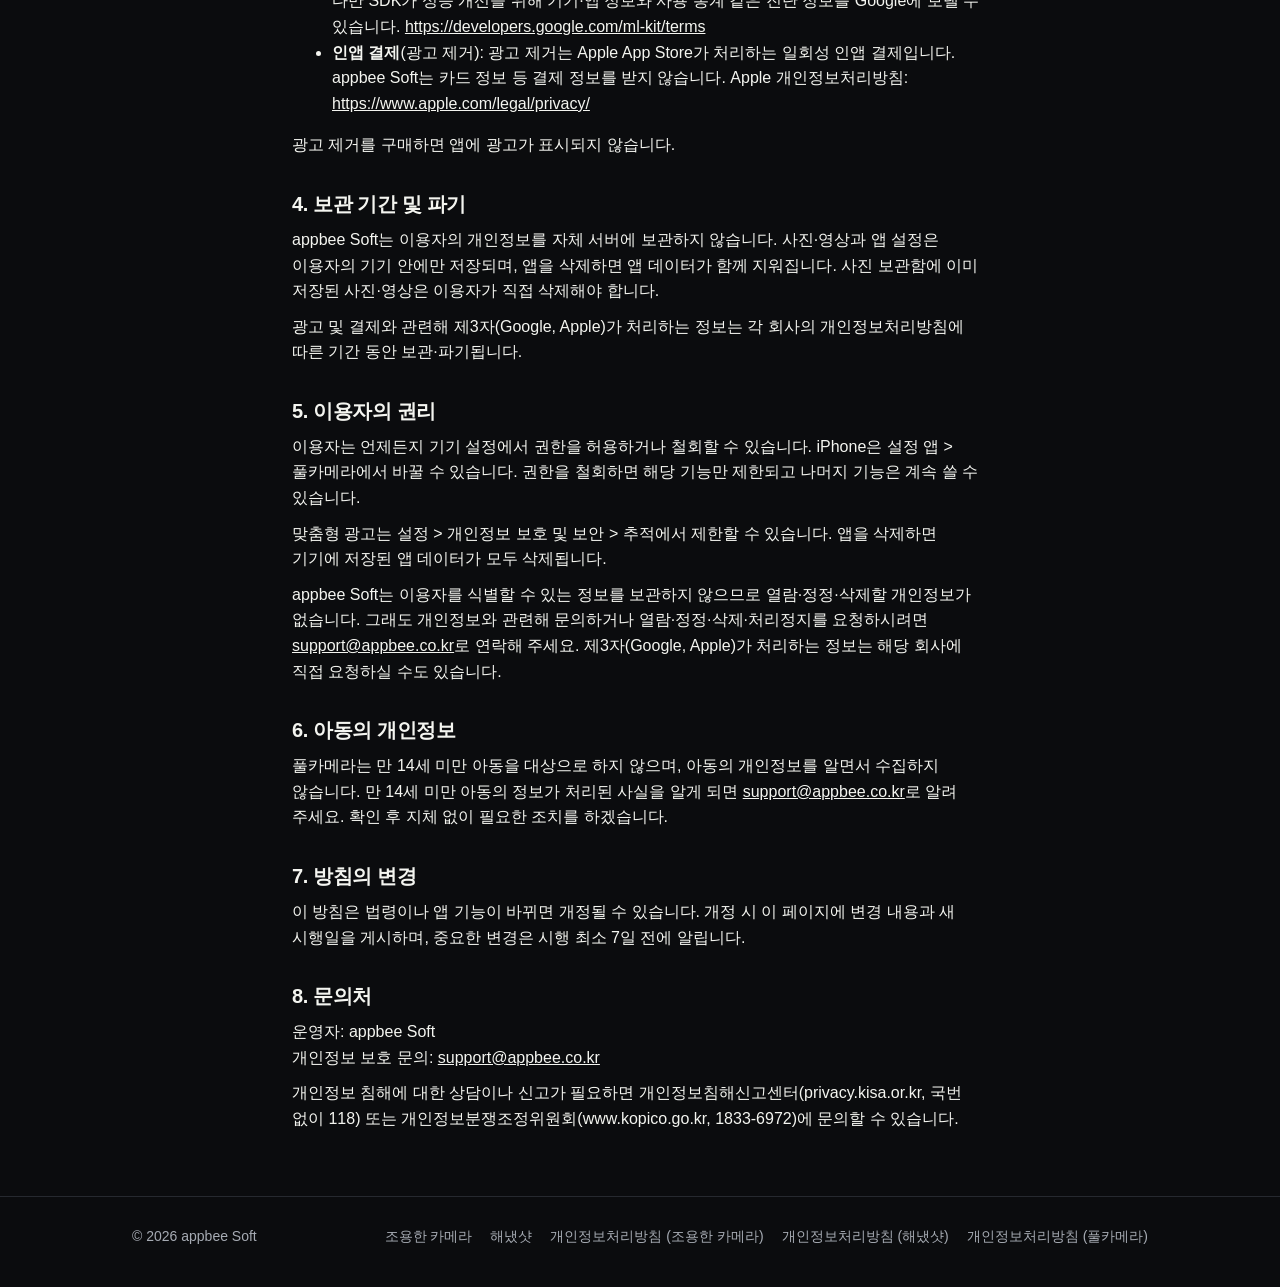
<file: fullcamera/privacy/index.html>
<!doctype html>
<html lang="ko" data-title-ko="풀카메라 개인정보처리방침 | appbee" data-title-en="FullCamera Privacy Policy | appbee">
<head>
<meta charset="utf-8">
<meta name="viewport" content="width=device-width, initial-scale=1, viewport-fit=cover">
<title>풀카메라 개인정보처리방침 | appbee</title>
<meta name="description" content="풀카메라 개인정보처리방침">
<meta name="theme-color" content="#0B0C0E">
<link rel="icon" href="../../favicon.svg" type="image/svg+xml">
<link rel="icon" href="../../favicon.ico" sizes="16x16 32x32 48x48">
<link rel="apple-touch-icon" href="../../apple-touch-icon.png">
<link rel="stylesheet" href="../../assets/css/style.css">
<script src="../../assets/js/lang.js"></script>
</head>
<body class="theme-stamp">
<a class="skip" href="#main"><span data-lang="ko">본문으로 건너뛰기</span><span data-lang="en">Skip to content</span></a>
<header class="site-header">
  <div class="wrap">
    <a class="brand" href="../../" aria-label="appbee home"><img src="../../assets/img/appbee-logo.webp?v=2" alt="" width="40" height="40">appbee</a>
    <div class="header-right">
      <a class="crumb" href="../../"><span data-lang="ko">홈</span><span data-lang="en">Home</span></a>
      <div class="lang-toggle" role="group" aria-label="Language / 언어">
        <button type="button" data-set-lang="ko" aria-pressed="true" lang="ko">KO</button>
        <button type="button" data-set-lang="en" aria-pressed="false" lang="en">EN</button>
      </div>
    </div>
  </div>
</header>

<main id="main" class="doc">
  <div class="wrap">
    <a class="back" href="../../">← <span data-lang="ko">홈</span><span data-lang="en">Home</span></a>
    <h1><span data-lang="ko">풀카메라 개인정보처리방침</span><span data-lang="en">FullCamera Privacy Policy</span></h1>
    <p class="doc-meta"><span data-lang="ko">시행일: 2026년 11월 12일</span><span data-lang="en">Effective date: November 12, 2026</span></p>
    <nav class="toc" aria-label="목차">
      <strong><span data-lang="ko">목차</span><span data-lang="en">Contents</span></strong>
      <ol>
        <li><a href="#collect"><span data-lang="ko">수집하는 정보</span><span data-lang="en">Information we collect</span></a></li>
        <li><a href="#use"><span data-lang="ko">정보의 이용 목적</span><span data-lang="en">How we use information</span></a></li>
        <li><a href="#third"><span data-lang="ko">제3자 제공 및 광고</span><span data-lang="en">Third parties and advertising</span></a></li>
        <li><a href="#retention"><span data-lang="ko">보관 기간 및 파기</span><span data-lang="en">Retention and deletion</span></a></li>
        <li><a href="#rights"><span data-lang="ko">이용자의 권리</span><span data-lang="en">Your rights</span></a></li>
        <li><a href="#children"><span data-lang="ko">아동의 개인정보</span><span data-lang="en">Children’s privacy</span></a></li>
        <li><a href="#changes"><span data-lang="ko">방침의 변경</span><span data-lang="en">Changes to this policy</span></a></li>
        <li><a href="#contact"><span data-lang="ko">문의처</span><span data-lang="en">Contact</span></a></li>
      </ol>
    </nav>
    <section id="collect">
      <h2>1. <span data-lang="ko">수집하는 정보</span><span data-lang="en">Information we collect</span></h2>
      <p data-lang="ko">이 방침은 iPhone(iOS)용 풀카메라(FullCamera)에 적용됩니다. 풀카메라는 화면을 가득 채우는 미리보기를 제공하는 무음 카메라입니다. 회원가입이 없고, 이름·이메일·전화번호 등 이용자를 직접 식별하는 정보를 수집하지 않습니다. appbee Soft는 별도 서버를 운영하지 않으며, 촬영한 사진과 영상을 받거나 저장하지 않습니다. 사진과 영상은 이용자 기기의 사진 보관함에만 저장됩니다. 앱은 기능 제공을 위해 아래 권한과 정보를 기기 안에서 사용합니다.</p>
      <ul data-lang="ko"><li><strong>카메라</strong> (iOS 카메라): 사진·영상 촬영. 전체 화면 미리보기, 필터, 편집, 얼굴 인식(Google ML Kit)은 모두 기기 안에서 처리됩니다.</li><li><strong>마이크</strong> (iOS 마이크): 영상 촬영 시 소리 녹음. 사진 촬영에는 쓰지 않습니다.</li><li><strong>사진 보관함</strong> (iOS 사진 보관함): 촬영한 사진·영상을 저장하고, 편집할 사진·영상을 불러옵니다. 사진과 영상은 이용자 기기의 사진 보관함에만 저장되며 appbee Soft 서버로 업로드되지 않습니다.</li><li><strong>위치(선택)</strong>: 허용한 경우에만 촬영 위치(GPS 좌표)를 사진의 메타데이터(EXIF)에 기록합니다. 위치 정보는 사진 파일 안에만 담기고 appbee Soft로 전송되지 않습니다. 사진을 공유하면 위치가 함께 전달될 수 있으니 유의해 주세요.</li><li><strong>앱 설정</strong>: 시작 화면 비율, 광고 제거 구매 여부 등 설정은 기기 안에만 저장됩니다.</li><li><strong>잠금 화면 위젯·컨트롤</strong>: 잠금 화면 위젯과 컨트롤은 풀카메라 앱을 실행하는 용도로만 쓰이며, 별도의 개인정보를 수집하지 않습니다.</li><li><strong>광고 관련 정보</strong>: 광고 표시를 위해 Google AdMob이 광고 식별자(이용자가 앱 추적 투명성(ATT)에서 추적을 허용한 경우의 IDFA), IP 주소, 기기·앱 정보, 광고 상호작용 정보 등을 수집할 수 있습니다(3항 참고).</li></ul>
      <p data-lang="en">This policy applies to FullCamera for iPhone (iOS). FullCamera is a silent camera with a full-screen preview. It has no sign-up and does not collect information that directly identifies you, such as your name, email or phone number. appbee Soft runs no server of its own and never receives or stores your photos or videos. Photos and videos are saved only to the photo library on your device. To provide its features, the app uses the following permissions and information on your device.</p>
      <ul data-lang="en"><li><strong>Camera</strong> (iOS Camera): taking photos and videos. The full-screen preview, filters, editing and face detection (Google ML Kit) all run on your device.</li><li><strong>Microphone</strong> (iOS Microphone): recording sound with videos. It is not used for photos.</li><li><strong>Photo Library</strong> (iOS Photo Library): saving your photos and videos, and opening photos or videos to edit. They stay in your device’s photo library and are never uploaded to appbee Soft servers.</li><li><strong>Location (optional)</strong>: only if you allow it, the GPS coordinates of where you shot are written into the photo’s metadata (EXIF). This stays inside the photo file and is never sent to appbee Soft. Note that the location may be included when you share the photo.</li><li><strong>App settings</strong>: the startup aspect ratio, whether you bought ad removal, and similar settings are stored only on your device.</li><li><strong>Lock Screen widget and control</strong>: the Lock Screen widget and control are used only to launch the FullCamera app and do not collect any additional personal information.</li><li><strong>Advertising information</strong>: to show ads, Google AdMob may collect an advertising identifier (the IDFA, only if you allow tracking in App Tracking Transparency), IP address, device and app information and ad interactions (see section 3).</li></ul>
    </section>
    <section id="use">
      <h2>2. <span data-lang="ko">정보의 이용 목적</span><span data-lang="en">How we use information</span></h2>
      <p data-lang="ko">위 정보는 사진·영상 촬영과 저장, 필터 및 편집, 사진 메타데이터 기록, 광고 표시, 광고 제거 구매의 확인과 복원, 잠금 화면에서 앱 실행에만 사용합니다. appbee Soft는 이 정보를 판매하거나 마케팅 목적으로 따로 이용하지 않습니다.</p>
      <p data-lang="en">This information is used only to take and save photos and videos, apply filters and edits, write photo metadata, show ads, verify and restore your ad-removal purchase, and launch the app from the Lock Screen. appbee Soft does not sell this information or use it for its own marketing.</p>
    </section>
    <section id="third">
      <h2>3. <span data-lang="ko">제3자 제공 및 광고</span><span data-lang="en">Third parties and advertising</span></h2>
      <p data-lang="ko">appbee Soft는 이용자의 개인정보를 제3자에게 직접 제공하지 않습니다. 다만 앱에 포함된 아래 서비스가 각자의 방침에 따라 정보를 처리합니다.</p>
      <ul data-lang="ko"><li><strong>Google AdMob</strong>(광고): 배너 및 전면 광고를 표시합니다. iPhone에서는 Apple의 앱 추적 투명성(ATT) 창으로 추적 허용 여부를 묻고, 허용한 경우에만 IDFA가 맞춤형 광고에 쓰입니다. 추적을 허용하지 않아도 앱은 그대로 쓸 수 있으며, 이 경우 맞춤형이 아닌 광고가 표시될 수 있습니다. Google은 자사 정책에 따라 기기 정보를 수집할 수 있습니다. Google 개인정보처리방침: <a href="https://policies.google.com/privacy" target="_blank" rel="noopener">https://policies.google.com/privacy</a> · Google이 파트너 앱의 정보를 사용하는 방식: <a href="https://policies.google.com/technologies/partner-sites" target="_blank" rel="noopener">https://policies.google.com/technologies/partner-sites</a></li><li><strong>Google ML Kit</strong>(얼굴 인식): 얼굴 인식은 기기 안에서 처리되며 사진이 전송되지 않습니다. 다만 SDK가 성능 개선을 위해 기기·앱 정보와 사용 통계 같은 진단 정보를 Google에 보낼 수 있습니다. <a href="https://developers.google.com/ml-kit/terms" target="_blank" rel="noopener">https://developers.google.com/ml-kit/terms</a></li><li><strong>인앱 결제</strong>(광고 제거): 광고 제거는 Apple App Store가 처리하는 일회성 인앱 결제입니다. appbee Soft는 카드 정보 등 결제 정보를 받지 않습니다. Apple 개인정보처리방침: <a href="https://www.apple.com/legal/privacy/" target="_blank" rel="noopener">https://www.apple.com/legal/privacy/</a></li></ul>
      <p data-lang="ko">광고 제거를 구매하면 앱에 광고가 표시되지 않습니다.</p>
      <p data-lang="en">appbee Soft does not provide your personal information to third parties. The following services built into the app process information under their own policies.</p>
      <ul data-lang="en"><li><strong>Google AdMob</strong> (ads): shows banner and interstitial ads. On iPhone the app asks for permission through Apple’s App Tracking Transparency (ATT) prompt, and the IDFA is used for personalized ads only if you allow it. You can use the app either way; if you opt out, you may see non-personalized ads. Google may collect device data under its own policies. Google Privacy Policy: <a href="https://policies.google.com/privacy" target="_blank" rel="noopener">https://policies.google.com/privacy</a> · How Google uses information from partner apps: <a href="https://policies.google.com/technologies/partner-sites" target="_blank" rel="noopener">https://policies.google.com/technologies/partner-sites</a></li><li><strong>Google ML Kit</strong> (face detection): runs on your device and never sends your photos. The SDK may send diagnostic information such as device and app details and usage metrics to Google to improve performance. <a href="https://developers.google.com/ml-kit/terms" target="_blank" rel="noopener">https://developers.google.com/ml-kit/terms</a></li><li><strong>In-app purchase</strong> (ad removal): ad removal is a one-time in-app purchase handled by the Apple App Store. appbee Soft never receives your card or other payment details. Apple Privacy Policy: <a href="https://www.apple.com/legal/privacy/" target="_blank" rel="noopener">https://www.apple.com/legal/privacy/</a></li></ul>
      <p data-lang="en">If you buy ad removal, the app no longer shows ads.</p>
    </section>
    <section id="retention">
      <h2>4. <span data-lang="ko">보관 기간 및 파기</span><span data-lang="en">Retention and deletion</span></h2>
      <p data-lang="ko">appbee Soft는 이용자의 개인정보를 자체 서버에 보관하지 않습니다. 사진·영상과 앱 설정은 이용자의 기기 안에만 저장되며, 앱을 삭제하면 앱 데이터가 함께 지워집니다. 사진 보관함에 이미 저장된 사진·영상은 이용자가 직접 삭제해야 합니다.</p>
      <p data-lang="ko">광고 및 결제와 관련해 제3자(Google, Apple)가 처리하는 정보는 각 회사의 개인정보처리방침에 따른 기간 동안 보관·파기됩니다.</p>
      <p data-lang="en">appbee Soft does not keep your personal information on any server of its own. Photos, videos and app settings are stored only on your device, and deleting the app removes its app data. Photos and videos already saved to your photo library must be deleted there.</p>
      <p data-lang="en">Information processed by third parties (Google, Apple) for advertising and payments is kept and deleted according to their own privacy policies.</p>
    </section>
    <section id="rights">
      <h2>5. <span data-lang="ko">이용자의 권리</span><span data-lang="en">Your rights</span></h2>
      <p data-lang="ko">이용자는 언제든지 기기 설정에서 권한을 허용하거나 철회할 수 있습니다. iPhone은 설정 앱 &gt; 풀카메라에서 바꿀 수 있습니다. 권한을 철회하면 해당 기능만 제한되고 나머지 기능은 계속 쓸 수 있습니다.</p>
      <p data-lang="ko">맞춤형 광고는 설정 &gt; 개인정보 보호 및 보안 &gt; 추적에서 제한할 수 있습니다. 앱을 삭제하면 기기에 저장된 앱 데이터가 모두 삭제됩니다.</p>
      <p data-lang="ko">appbee Soft는 이용자를 식별할 수 있는 정보를 보관하지 않으므로 열람·정정·삭제할 개인정보가 없습니다. 그래도 개인정보와 관련해 문의하거나 열람·정정·삭제·처리정지를 요청하시려면 <a href="mailto:support@appbee.co.kr">support@appbee.co.kr</a>로 연락해 주세요. 제3자(Google, Apple)가 처리하는 정보는 해당 회사에 직접 요청하실 수도 있습니다.</p>
      <p data-lang="en">You can grant or withdraw permissions at any time in Settings &gt; FullCamera on iPhone. Withdrawing a permission only limits the feature that needs it.</p>
      <p data-lang="en">You can limit personalized ads in Settings &gt; Privacy &amp; Security &gt; Tracking. Deleting the app removes all app data stored on your device.</p>
      <p data-lang="en">Because appbee Soft does not store information that identifies you, we hold no personal data to access, correct or delete. If you have a privacy question or request (access, correction, deletion, objection), contact <a href="mailto:support@appbee.co.kr">support@appbee.co.kr</a>. You can also contact the third parties (Google, Apple) directly about information they process.</p>
    </section>
    <section id="children">
      <h2>6. <span data-lang="ko">아동의 개인정보</span><span data-lang="en">Children’s privacy</span></h2>
      <p data-lang="ko">풀카메라는 만 14세 미만 아동을 대상으로 하지 않으며, 아동의 개인정보를 알면서 수집하지 않습니다. 만 14세 미만 아동의 정보가 처리된 사실을 알게 되면 <a href="mailto:support@appbee.co.kr">support@appbee.co.kr</a>로 알려 주세요. 확인 후 지체 없이 필요한 조치를 하겠습니다.</p>
      <p data-lang="en">FullCamera is not directed to children under 13 (or the minimum age in your country), and we do not knowingly collect children’s personal information. If you believe a child’s information has been processed, contact <a href="mailto:support@appbee.co.kr">support@appbee.co.kr</a> and we will take appropriate action promptly.</p>
    </section>
    <section id="changes">
      <h2>7. <span data-lang="ko">방침의 변경</span><span data-lang="en">Changes to this policy</span></h2>
      <p data-lang="ko">이 방침은 법령이나 앱 기능이 바뀌면 개정될 수 있습니다. 개정 시 이 페이지에 변경 내용과 새 시행일을 게시하며, 중요한 변경은 시행 최소 7일 전에 알립니다.</p>
      <p data-lang="en">We may update this policy when the law or the app’s features change. Updates will be posted on this page with a new effective date, and significant changes will be announced at least 7 days before they take effect.</p>
    </section>
    <section id="contact">
      <h2>8. <span data-lang="ko">문의처</span><span data-lang="en">Contact</span></h2>
      <p data-lang="ko">운영자: appbee Soft<br>개인정보 보호 문의: <a href="mailto:support@appbee.co.kr">support@appbee.co.kr</a></p>
      <p data-lang="ko">개인정보 침해에 대한 상담이나 신고가 필요하면 개인정보침해신고센터(privacy.kisa.or.kr, 국번 없이 118) 또는 개인정보분쟁조정위원회(www.kopico.go.kr, 1833-6972)에 문의할 수 있습니다.</p>
      <p data-lang="en">Operator: appbee Soft<br>Privacy contact: <a href="mailto:support@appbee.co.kr">support@appbee.co.kr</a></p>
    </section>
  </div>
</main>
<footer class="site-footer">
  <div class="wrap">
    <p>© 2026 appbee Soft</p>
    <nav aria-label="Footer">
      <a href="../../silentcamera/"><span data-lang="ko">조용한 카메라</span><span data-lang="en">Timer Camera</span></a>
      <a href="../../haenaetshot/"><span data-lang="ko">해냈샷</span><span data-lang="en">Stamp Camera</span></a>
      <a href="../../silentcamera/privacy/"><span data-lang="ko">개인정보처리방침 (조용한 카메라)</span><span data-lang="en">Privacy (Timer Camera)</span></a>
      <a href="../../haenaetshot/privacy/"><span data-lang="ko">개인정보처리방침 (해냈샷)</span><span data-lang="en">Privacy (Stamp Camera)</span></a>
      <a href="./"><span data-lang="ko">개인정보처리방침 (풀카메라)</span><span data-lang="en">Privacy (FullCamera)</span></a>
    </nav>
  </div>
</footer>
</body>
</html>
</file>
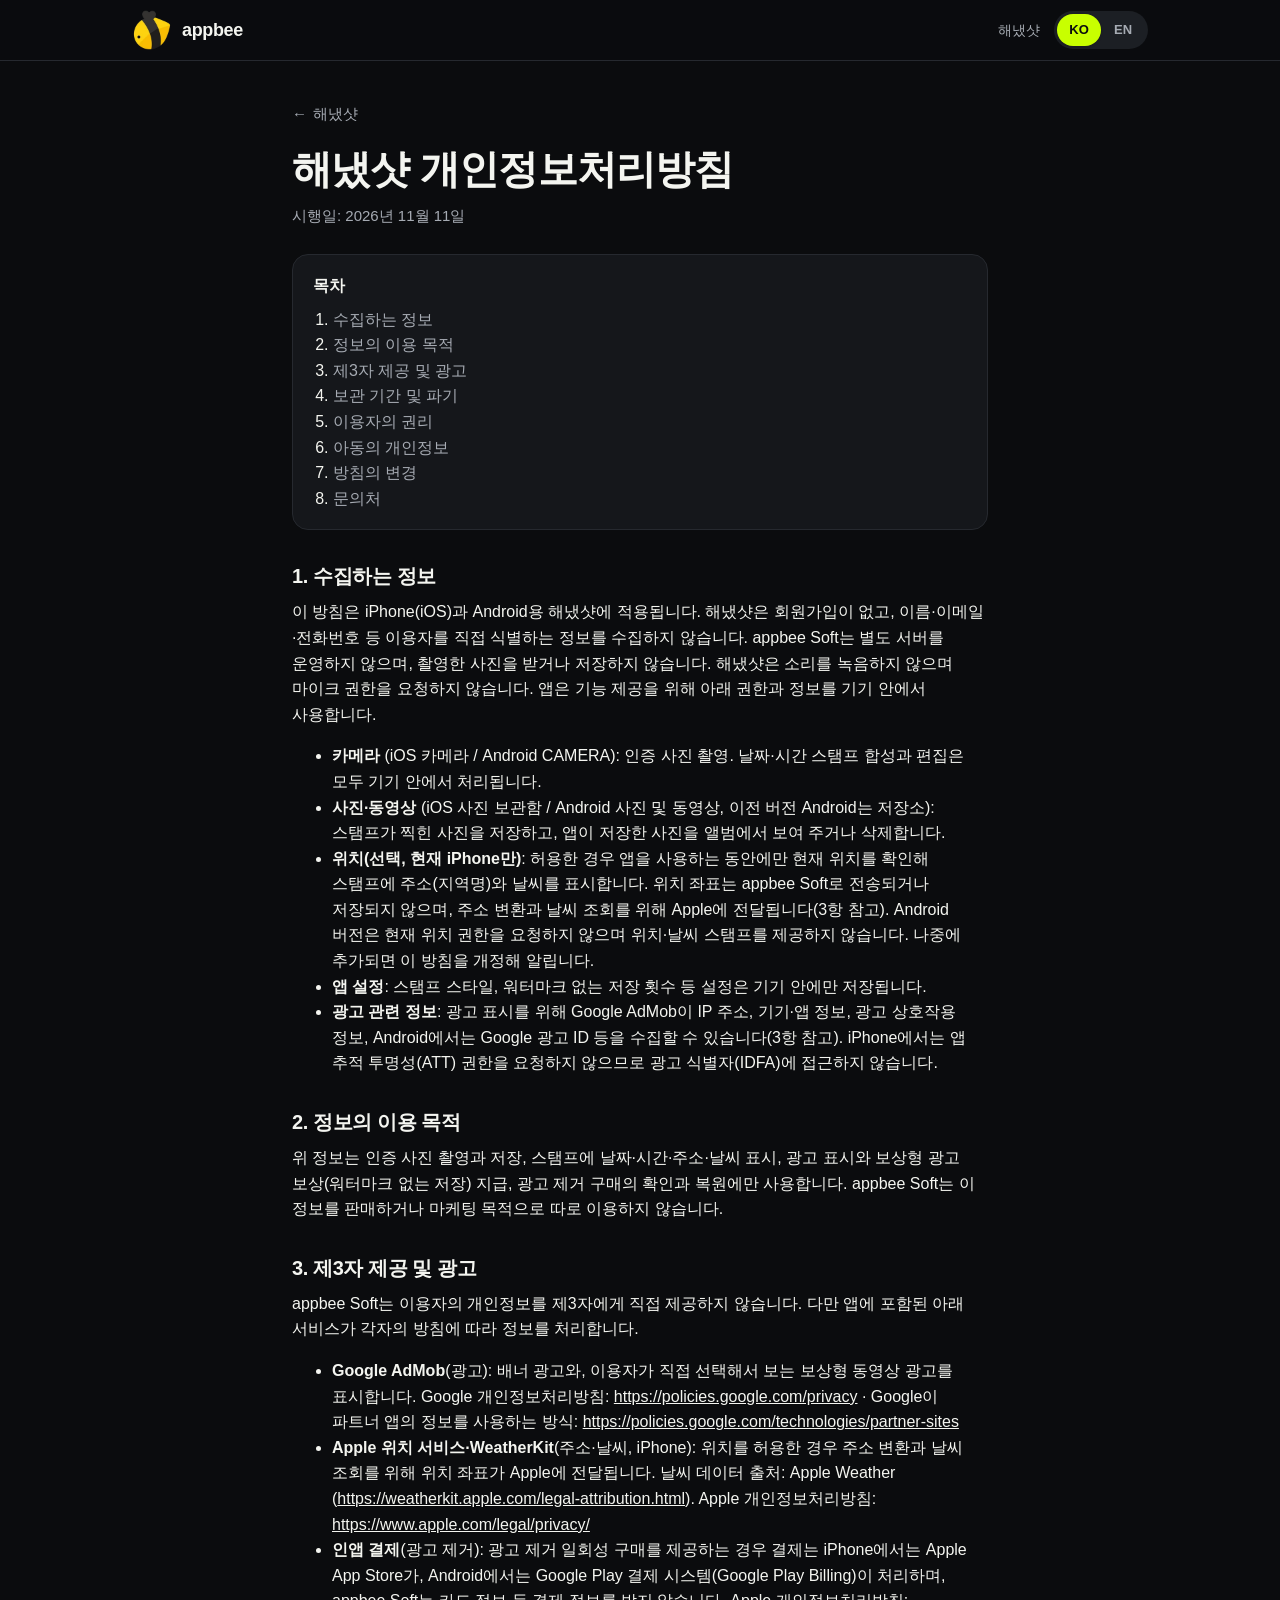
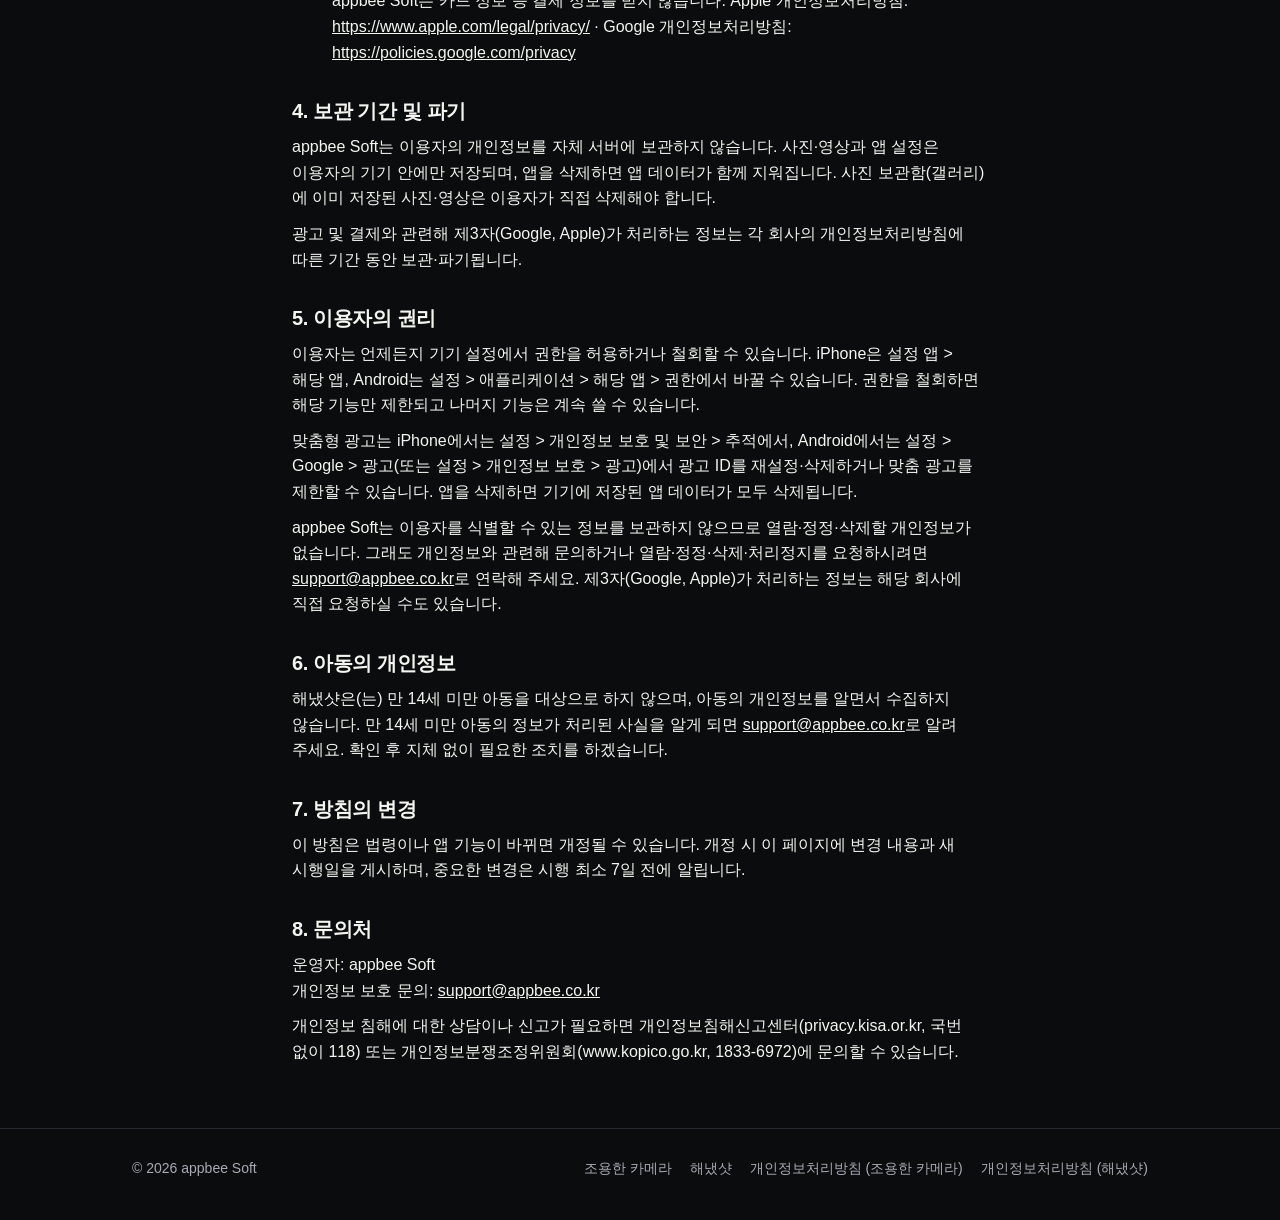
<file: haenaetshot/privacy/index.html>
<!doctype html>
<html lang="ko" data-title-ko="해냈샷 개인정보처리방침 | appbee" data-title-en="Stamp Camera Privacy Policy | appbee">
<head>
<meta charset="utf-8">
<meta name="viewport" content="width=device-width, initial-scale=1, viewport-fit=cover">
<title>해냈샷 개인정보처리방침 | appbee</title>
<meta name="description" content="해냈샷 개인정보처리방침">
<meta name="theme-color" content="#0B0C0E">
<link rel="icon" href="../../favicon.svg" type="image/svg+xml">
<link rel="icon" href="../../favicon.ico" sizes="16x16 32x32 48x48">
<link rel="apple-touch-icon" href="../../apple-touch-icon.png">
<link rel="stylesheet" href="../../assets/css/style.css">
<script src="../../assets/js/lang.js"></script>
</head>
<body class="theme-stamp">
<a class="skip" href="#main"><span data-lang="ko">본문으로 건너뛰기</span><span data-lang="en">Skip to content</span></a>
<header class="site-header">
  <div class="wrap">
    <a class="brand" href="../../" aria-label="appbee home"><img src="../../assets/img/appbee-logo.webp?v=2" alt="" width="40" height="40">appbee</a>
    <div class="header-right">
      <a class="crumb" href="../"><span data-lang="ko">해냈샷</span><span data-lang="en">Stamp Camera</span></a>
      <div class="lang-toggle" role="group" aria-label="Language / 언어">
        <button type="button" data-set-lang="ko" aria-pressed="true" lang="ko">KO</button>
        <button type="button" data-set-lang="en" aria-pressed="false" lang="en">EN</button>
      </div>
    </div>
  </div>
</header>

<main id="main" class="doc">
  <div class="wrap">
    <a class="back" href="../">← <span data-lang="ko">해냈샷</span><span data-lang="en">Stamp Camera</span></a>
    <h1><span data-lang="ko">해냈샷 개인정보처리방침</span><span data-lang="en">Stamp Camera Privacy Policy</span></h1>
    <p class="doc-meta"><span data-lang="ko">시행일: 2026년 11월 11일</span><span data-lang="en">Effective date: November 11, 2026</span></p>
    <nav class="toc" aria-label="목차">
      <strong><span data-lang="ko">목차</span><span data-lang="en">Contents</span></strong>
      <ol>
        <li><a href="#collect"><span data-lang="ko">수집하는 정보</span><span data-lang="en">Information we collect</span></a></li>
        <li><a href="#use"><span data-lang="ko">정보의 이용 목적</span><span data-lang="en">How we use information</span></a></li>
        <li><a href="#third"><span data-lang="ko">제3자 제공 및 광고</span><span data-lang="en">Third parties and advertising</span></a></li>
        <li><a href="#retention"><span data-lang="ko">보관 기간 및 파기</span><span data-lang="en">Retention and deletion</span></a></li>
        <li><a href="#rights"><span data-lang="ko">이용자의 권리</span><span data-lang="en">Your rights</span></a></li>
        <li><a href="#children"><span data-lang="ko">아동의 개인정보</span><span data-lang="en">Children’s privacy</span></a></li>
        <li><a href="#changes"><span data-lang="ko">방침의 변경</span><span data-lang="en">Changes to this policy</span></a></li>
        <li><a href="#contact"><span data-lang="ko">문의처</span><span data-lang="en">Contact</span></a></li>
      </ol>
    </nav>
    <section id="collect">
      <h2>1. <span data-lang="ko">수집하는 정보</span><span data-lang="en">Information we collect</span></h2>
      <p data-lang="ko">이 방침은 iPhone(iOS)과 Android용 해냈샷에 적용됩니다. 해냈샷은 회원가입이 없고, 이름·이메일·전화번호 등 이용자를 직접 식별하는 정보를 수집하지 않습니다. appbee Soft는 별도 서버를 운영하지 않으며, 촬영한 사진을 받거나 저장하지 않습니다. 해냈샷은 소리를 녹음하지 않으며 마이크 권한을 요청하지 않습니다. 앱은 기능 제공을 위해 아래 권한과 정보를 기기 안에서 사용합니다.</p>
      <ul data-lang="ko"><li><strong>카메라</strong> (iOS 카메라 / Android CAMERA): 인증 사진 촬영. 날짜·시간 스탬프 합성과 편집은 모두 기기 안에서 처리됩니다.</li><li><strong>사진·동영상</strong> (iOS 사진 보관함 / Android 사진 및 동영상, 이전 버전 Android는 저장소): 스탬프가 찍힌 사진을 저장하고, 앱이 저장한 사진을 앨범에서 보여 주거나 삭제합니다.</li><li><strong>위치(선택, 현재 iPhone만)</strong>: 허용한 경우 앱을 사용하는 동안에만 현재 위치를 확인해 스탬프에 주소(지역명)와 날씨를 표시합니다. 위치 좌표는 appbee Soft로 전송되거나 저장되지 않으며, 주소 변환과 날씨 조회를 위해 Apple에 전달됩니다(3항 참고). Android 버전은 현재 위치 권한을 요청하지 않으며 위치·날씨 스탬프를 제공하지 않습니다. 나중에 추가되면 이 방침을 개정해 알립니다.</li><li><strong>앱 설정</strong>: 스탬프 스타일, 워터마크 없는 저장 횟수 등 설정은 기기 안에만 저장됩니다.</li><li><strong>광고 관련 정보</strong>: 광고 표시를 위해 Google AdMob이 IP 주소, 기기·앱 정보, 광고 상호작용 정보, Android에서는 Google 광고 ID 등을 수집할 수 있습니다(3항 참고). iPhone에서는 앱 추적 투명성(ATT) 권한을 요청하지 않으므로 광고 식별자(IDFA)에 접근하지 않습니다.</li></ul>
      <p data-lang="en">This policy applies to Stamp Camera for iPhone (iOS) and Android. Stamp Camera has no sign-up and does not collect information that directly identifies you, such as your name, email or phone number. appbee Soft runs no server of its own and never receives or stores your photos. Stamp Camera does not record sound and does not ask for microphone permission. To provide its features, the app uses the following permissions and information on your device.</p>
      <ul data-lang="en"><li><strong>Camera</strong> (iOS Camera / Android CAMERA): taking proof photos. Date and time stamps and edits are applied on your device.</li><li><strong>Photos and videos</strong> (iOS Photo Library / Android Photos and videos, or Storage on older Android versions): saving stamped photos, and showing or deleting the photos the app saved in its album.</li><li><strong>Location (optional, currently iPhone only)</strong>: if you allow it, the app checks your current location only while you use it, to show the address (place name) and weather on the stamp. Coordinates are never sent to or stored by appbee Soft; they are sent to Apple to look up the address and weather (see section 3). The Android version currently does not request location permission or offer location and weather stamps. If that changes, we will update this policy.</li><li><strong>App settings</strong>: stamp styles, remaining watermark-free saves and similar settings are stored only on your device.</li><li><strong>Advertising information</strong>: to show ads, Google AdMob may collect your IP address, device and app information, ad interactions and, on Android, the Google advertising ID (see section 3). On iPhone the app does not ask for App Tracking Transparency (ATT) permission, so it does not access your advertising identifier (IDFA).</li></ul>
    </section>
    <section id="use">
      <h2>2. <span data-lang="ko">정보의 이용 목적</span><span data-lang="en">How we use information</span></h2>
      <p data-lang="ko">위 정보는 인증 사진 촬영과 저장, 스탬프에 날짜·시간·주소·날씨 표시, 광고 표시와 보상형 광고 보상(워터마크 없는 저장) 지급, 광고 제거 구매의 확인과 복원에만 사용합니다. appbee Soft는 이 정보를 판매하거나 마케팅 목적으로 따로 이용하지 않습니다.</p>
      <p data-lang="en">This information is used only to take and save proof photos, show the date, time, address and weather on stamps, show ads and grant rewarded-ad rewards (watermark-free saves), and verify and restore an ad-removal purchase. appbee Soft does not sell this information or use it for its own marketing.</p>
    </section>
    <section id="third">
      <h2>3. <span data-lang="ko">제3자 제공 및 광고</span><span data-lang="en">Third parties and advertising</span></h2>
      <p data-lang="ko">appbee Soft는 이용자의 개인정보를 제3자에게 직접 제공하지 않습니다. 다만 앱에 포함된 아래 서비스가 각자의 방침에 따라 정보를 처리합니다.</p>
      <ul data-lang="ko"><li><strong>Google AdMob</strong>(광고): 배너 광고와, 이용자가 직접 선택해서 보는 보상형 동영상 광고를 표시합니다. Google 개인정보처리방침: <a href="https://policies.google.com/privacy" target="_blank" rel="noopener">https://policies.google.com/privacy</a> · Google이 파트너 앱의 정보를 사용하는 방식: <a href="https://policies.google.com/technologies/partner-sites" target="_blank" rel="noopener">https://policies.google.com/technologies/partner-sites</a></li><li><strong>Apple 위치 서비스·WeatherKit</strong>(주소·날씨, iPhone): 위치를 허용한 경우 주소 변환과 날씨 조회를 위해 위치 좌표가 Apple에 전달됩니다. 날씨 데이터 출처: Apple Weather (<a href="https://weatherkit.apple.com/legal-attribution.html" target="_blank" rel="noopener">https://weatherkit.apple.com/legal-attribution.html</a>). Apple 개인정보처리방침: <a href="https://www.apple.com/legal/privacy/" target="_blank" rel="noopener">https://www.apple.com/legal/privacy/</a></li><li><strong>인앱 결제</strong>(광고 제거): 광고 제거 일회성 구매를 제공하는 경우 결제는 iPhone에서는 Apple App Store가, Android에서는 Google Play 결제 시스템(Google Play Billing)이 처리하며, appbee Soft는 카드 정보 등 결제 정보를 받지 않습니다. Apple 개인정보처리방침: <a href="https://www.apple.com/legal/privacy/" target="_blank" rel="noopener">https://www.apple.com/legal/privacy/</a> · Google 개인정보처리방침: <a href="https://policies.google.com/privacy" target="_blank" rel="noopener">https://policies.google.com/privacy</a></li></ul>
      <p data-lang="en">appbee Soft does not provide your personal information to third parties. The following services built into the app process information under their own policies.</p>
      <ul data-lang="en"><li><strong>Google AdMob</strong> (ads): shows banner ads and rewarded video ads that you choose to watch. Google Privacy Policy: <a href="https://policies.google.com/privacy" target="_blank" rel="noopener">https://policies.google.com/privacy</a> · How Google uses information from partner apps: <a href="https://policies.google.com/technologies/partner-sites" target="_blank" rel="noopener">https://policies.google.com/technologies/partner-sites</a></li><li><strong>Apple Location Services and WeatherKit</strong> (address and weather, iPhone): if you allow location, your coordinates are sent to Apple to look up the address and current weather. Weather data source: Apple Weather (<a href="https://weatherkit.apple.com/legal-attribution.html" target="_blank" rel="noopener">https://weatherkit.apple.com/legal-attribution.html</a>). Apple Privacy Policy: <a href="https://www.apple.com/legal/privacy/" target="_blank" rel="noopener">https://www.apple.com/legal/privacy/</a></li><li><strong>In-app purchase</strong> (ad removal): where a one-time purchase to remove ads is offered, payment is handled by the Apple App Store on iPhone and by Google Play Billing on Android; appbee Soft never receives your card or other payment details. Apple Privacy Policy: <a href="https://www.apple.com/legal/privacy/" target="_blank" rel="noopener">https://www.apple.com/legal/privacy/</a> · Google Privacy Policy: <a href="https://policies.google.com/privacy" target="_blank" rel="noopener">https://policies.google.com/privacy</a></li></ul>
    </section>
    <section id="retention">
      <h2>4. <span data-lang="ko">보관 기간 및 파기</span><span data-lang="en">Retention and deletion</span></h2>
      <p data-lang="ko">appbee Soft는 이용자의 개인정보를 자체 서버에 보관하지 않습니다. 사진·영상과 앱 설정은 이용자의 기기 안에만 저장되며, 앱을 삭제하면 앱 데이터가 함께 지워집니다. 사진 보관함(갤러리)에 이미 저장된 사진·영상은 이용자가 직접 삭제해야 합니다.</p>
      <p data-lang="ko">광고 및 결제와 관련해 제3자(Google, Apple)가 처리하는 정보는 각 회사의 개인정보처리방침에 따른 기간 동안 보관·파기됩니다.</p>
      <p data-lang="en">appbee Soft does not keep your personal information on any server of its own. Photos, videos and app settings are stored only on your device, and deleting the app removes its app data. Photos and videos already saved to your photo library or gallery must be deleted there.</p>
      <p data-lang="en">Information processed by third parties (Google, Apple) for advertising and payments is kept and deleted according to their own privacy policies.</p>
    </section>
    <section id="rights">
      <h2>5. <span data-lang="ko">이용자의 권리</span><span data-lang="en">Your rights</span></h2>
      <p data-lang="ko">이용자는 언제든지 기기 설정에서 권한을 허용하거나 철회할 수 있습니다. iPhone은 설정 앱 &gt; 해당 앱, Android는 설정 &gt; 애플리케이션 &gt; 해당 앱 &gt; 권한에서 바꿀 수 있습니다. 권한을 철회하면 해당 기능만 제한되고 나머지 기능은 계속 쓸 수 있습니다.</p>
      <p data-lang="ko">맞춤형 광고는 iPhone에서는 설정 &gt; 개인정보 보호 및 보안 &gt; 추적에서, Android에서는 설정 &gt; Google &gt; 광고(또는 설정 &gt; 개인정보 보호 &gt; 광고)에서 광고 ID를 재설정·삭제하거나 맞춤 광고를 제한할 수 있습니다. 앱을 삭제하면 기기에 저장된 앱 데이터가 모두 삭제됩니다.</p>
      <p data-lang="ko">appbee Soft는 이용자를 식별할 수 있는 정보를 보관하지 않으므로 열람·정정·삭제할 개인정보가 없습니다. 그래도 개인정보와 관련해 문의하거나 열람·정정·삭제·처리정지를 요청하시려면 <a href="mailto:support@appbee.co.kr">support@appbee.co.kr</a>로 연락해 주세요. 제3자(Google, Apple)가 처리하는 정보는 해당 회사에 직접 요청하실 수도 있습니다.</p>
      <p data-lang="en">You can grant or withdraw permissions at any time in your device settings: on iPhone in Settings &gt; the app, and on Android in Settings &gt; Apps &gt; the app &gt; Permissions. Withdrawing a permission only limits the feature that needs it.</p>
      <p data-lang="en">You can limit personalized ads on iPhone in Settings &gt; Privacy &amp; Security &gt; Tracking, and on Android reset or delete your advertising ID in Settings &gt; Google &gt; Ads (or Settings &gt; Privacy &gt; Ads). Deleting the app removes all app data stored on your device.</p>
      <p data-lang="en">Because appbee Soft does not store information that identifies you, we hold no personal data to access, correct or delete. If you have a privacy question or request (access, correction, deletion, objection), contact <a href="mailto:support@appbee.co.kr">support@appbee.co.kr</a>. You can also contact the third parties (Google, Apple) directly about information they process.</p>
    </section>
    <section id="children">
      <h2>6. <span data-lang="ko">아동의 개인정보</span><span data-lang="en">Children’s privacy</span></h2>
      <p data-lang="ko">해냈샷은(는) 만 14세 미만 아동을 대상으로 하지 않으며, 아동의 개인정보를 알면서 수집하지 않습니다. 만 14세 미만 아동의 정보가 처리된 사실을 알게 되면 <a href="mailto:support@appbee.co.kr">support@appbee.co.kr</a>로 알려 주세요. 확인 후 지체 없이 필요한 조치를 하겠습니다.</p>
      <p data-lang="en">Stamp Camera is not directed to children under 13 (or the minimum age in your country), and we do not knowingly collect children’s personal information. If you believe a child’s information has been processed, contact <a href="mailto:support@appbee.co.kr">support@appbee.co.kr</a> and we will take appropriate action promptly.</p>
    </section>
    <section id="changes">
      <h2>7. <span data-lang="ko">방침의 변경</span><span data-lang="en">Changes to this policy</span></h2>
      <p data-lang="ko">이 방침은 법령이나 앱 기능이 바뀌면 개정될 수 있습니다. 개정 시 이 페이지에 변경 내용과 새 시행일을 게시하며, 중요한 변경은 시행 최소 7일 전에 알립니다.</p>
      <p data-lang="en">We may update this policy when the law or the app’s features change. Updates will be posted on this page with a new effective date, and significant changes will be announced at least 7 days before they take effect.</p>
    </section>
    <section id="contact">
      <h2>8. <span data-lang="ko">문의처</span><span data-lang="en">Contact</span></h2>
      <p data-lang="ko">운영자: appbee Soft<br>개인정보 보호 문의: <a href="mailto:support@appbee.co.kr">support@appbee.co.kr</a></p>
      <p data-lang="ko">개인정보 침해에 대한 상담이나 신고가 필요하면 개인정보침해신고센터(privacy.kisa.or.kr, 국번 없이 118) 또는 개인정보분쟁조정위원회(www.kopico.go.kr, 1833-6972)에 문의할 수 있습니다.</p>
      <p data-lang="en">Operator: appbee Soft<br>Privacy contact: <a href="mailto:support@appbee.co.kr">support@appbee.co.kr</a></p>
    </section>
  </div>
</main>
<footer class="site-footer">
  <div class="wrap">
    <p>© 2026 appbee Soft</p>
    <nav aria-label="Footer">
      <a href="../../silentcamera/"><span data-lang="ko">조용한 카메라</span><span data-lang="en">Timer Camera</span></a>
      <a href="../../haenaetshot/"><span data-lang="ko">해냈샷</span><span data-lang="en">Stamp Camera</span></a>
      <a href="../../silentcamera/privacy/"><span data-lang="ko">개인정보처리방침 (조용한 카메라)</span><span data-lang="en">Privacy (Timer Camera)</span></a>
      <a href="../../haenaetshot/privacy/"><span data-lang="ko">개인정보처리방침 (해냈샷)</span><span data-lang="en">Privacy (Stamp Camera)</span></a>
    </nav>
  </div>
</footer>
</body>
</html>
</file>
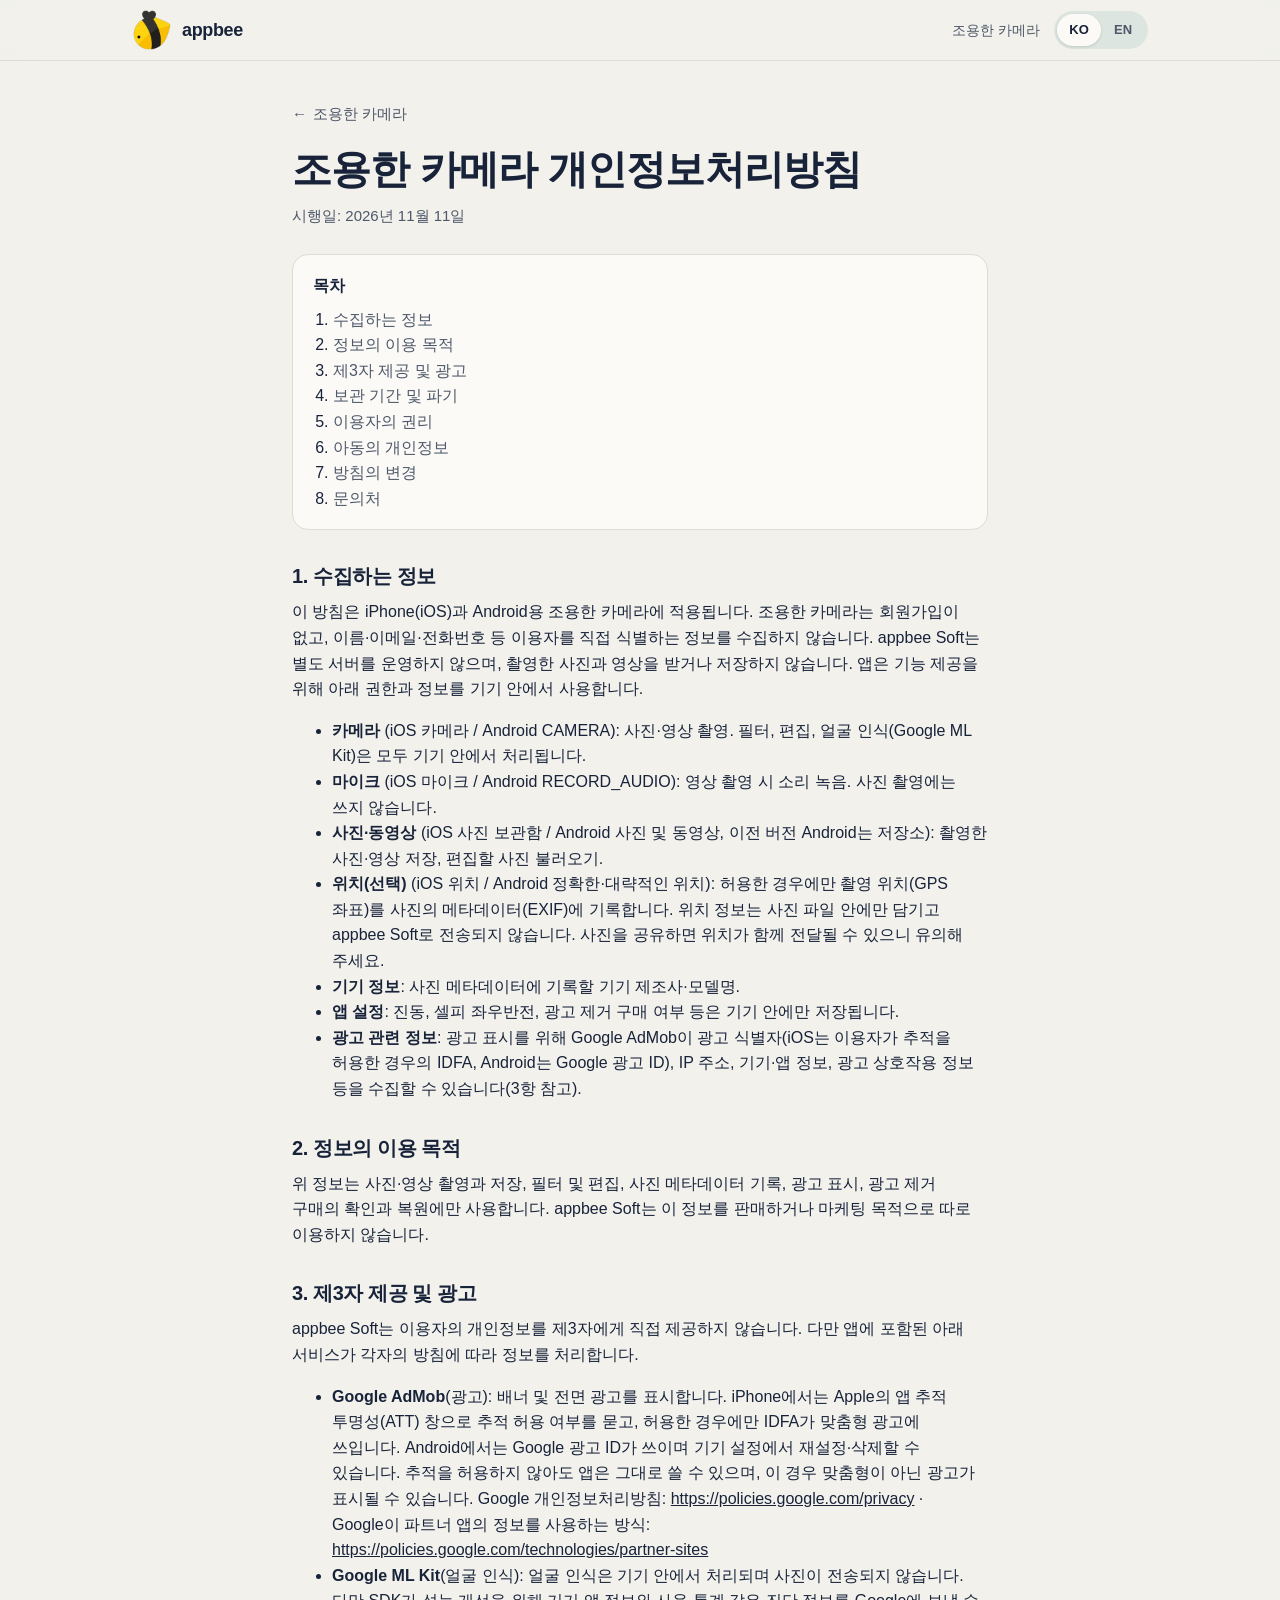
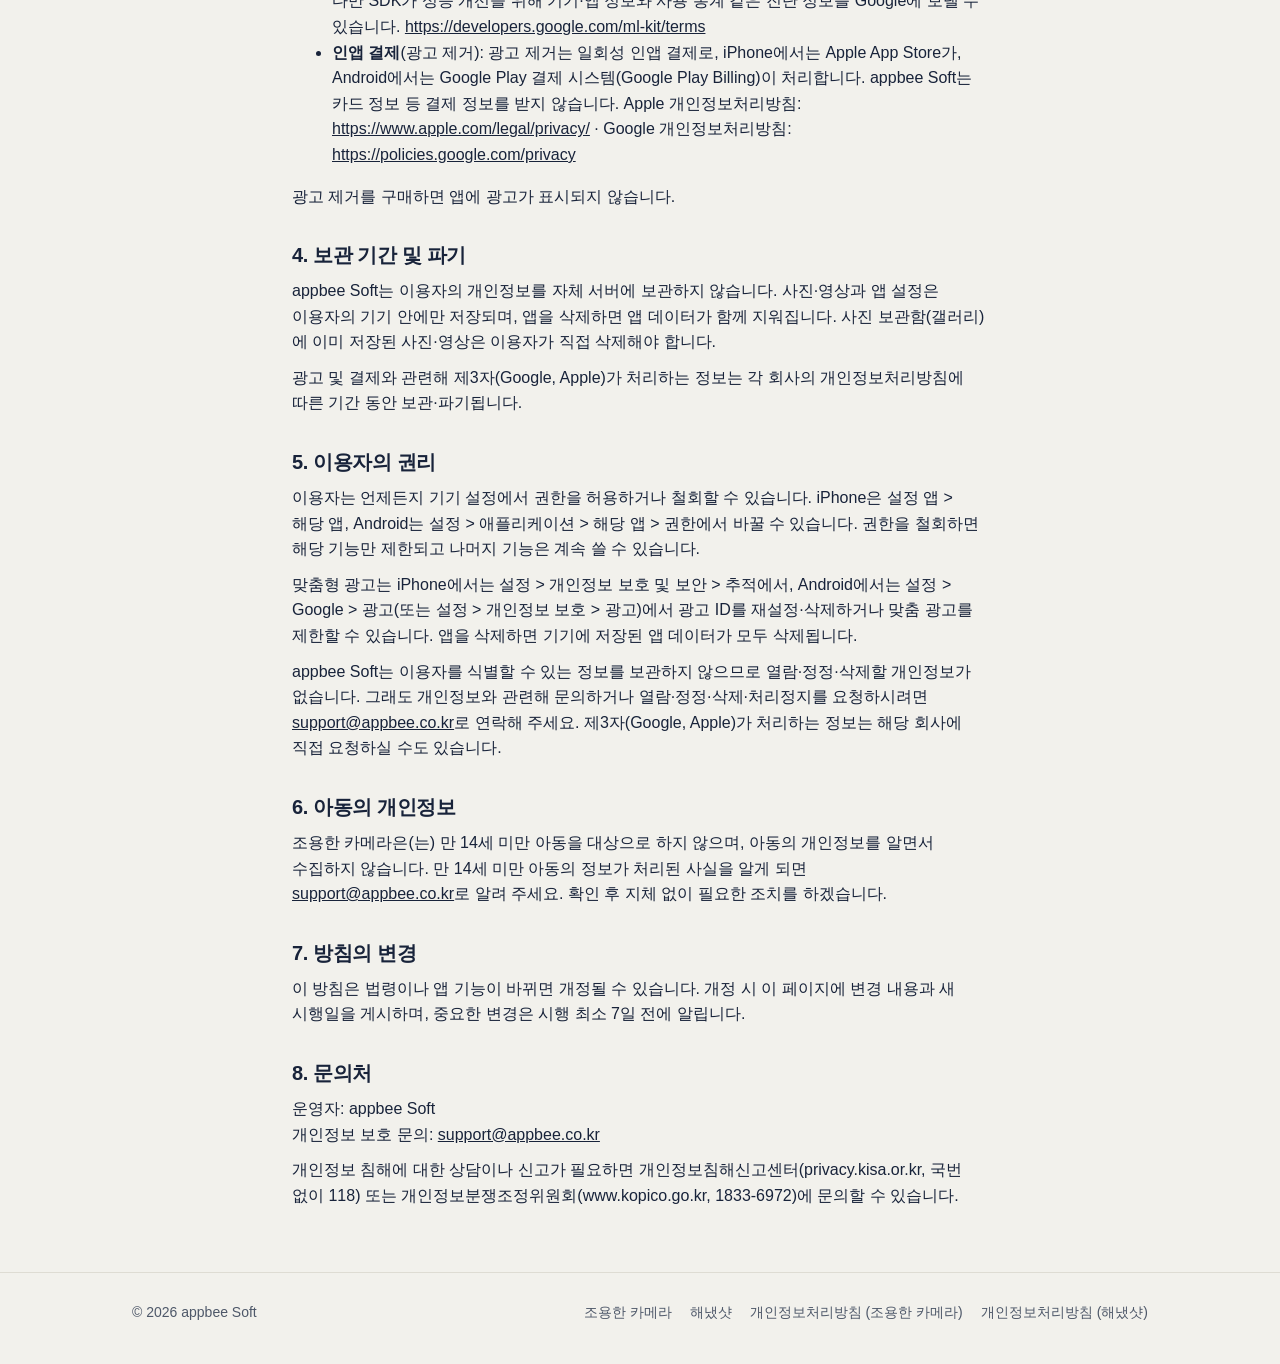
<file: silentcamera/privacy/index.html>
<!doctype html>
<html lang="ko" data-title-ko="조용한 카메라 개인정보처리방침 | appbee" data-title-en="Timer Camera Privacy Policy | appbee">
<head>
<meta charset="utf-8">
<meta name="viewport" content="width=device-width, initial-scale=1, viewport-fit=cover">
<title>조용한 카메라 개인정보처리방침 | appbee</title>
<meta name="description" content="조용한 카메라 개인정보처리방침">
<meta name="theme-color" content="#F2F1EC">
<link rel="icon" href="../../favicon.svg" type="image/svg+xml">
<link rel="icon" href="../../favicon.ico" sizes="16x16 32x32 48x48">
<link rel="apple-touch-icon" href="../../apple-touch-icon.png">
<link rel="stylesheet" href="../../assets/css/style.css">
<script src="../../assets/js/lang.js"></script>
</head>
<body class="theme-silent">
<a class="skip" href="#main"><span data-lang="ko">본문으로 건너뛰기</span><span data-lang="en">Skip to content</span></a>
<header class="site-header">
  <div class="wrap">
    <a class="brand" href="../../" aria-label="appbee home"><img src="../../assets/img/appbee-logo.webp?v=2" alt="" width="40" height="40">appbee</a>
    <div class="header-right">
      <a class="crumb" href="../"><span data-lang="ko">조용한 카메라</span><span data-lang="en">Timer Camera</span></a>
      <div class="lang-toggle" role="group" aria-label="Language / 언어">
        <button type="button" data-set-lang="ko" aria-pressed="true" lang="ko">KO</button>
        <button type="button" data-set-lang="en" aria-pressed="false" lang="en">EN</button>
      </div>
    </div>
  </div>
</header>

<main id="main" class="doc">
  <div class="wrap">
    <a class="back" href="../">← <span data-lang="ko">조용한 카메라</span><span data-lang="en">Timer Camera</span></a>
    <h1><span data-lang="ko">조용한 카메라 개인정보처리방침</span><span data-lang="en">Timer Camera Privacy Policy</span></h1>
    <p class="doc-meta"><span data-lang="ko">시행일: 2026년 11월 11일</span><span data-lang="en">Effective date: November 11, 2026</span></p>
    <nav class="toc" aria-label="목차">
      <strong><span data-lang="ko">목차</span><span data-lang="en">Contents</span></strong>
      <ol>
        <li><a href="#collect"><span data-lang="ko">수집하는 정보</span><span data-lang="en">Information we collect</span></a></li>
        <li><a href="#use"><span data-lang="ko">정보의 이용 목적</span><span data-lang="en">How we use information</span></a></li>
        <li><a href="#third"><span data-lang="ko">제3자 제공 및 광고</span><span data-lang="en">Third parties and advertising</span></a></li>
        <li><a href="#retention"><span data-lang="ko">보관 기간 및 파기</span><span data-lang="en">Retention and deletion</span></a></li>
        <li><a href="#rights"><span data-lang="ko">이용자의 권리</span><span data-lang="en">Your rights</span></a></li>
        <li><a href="#children"><span data-lang="ko">아동의 개인정보</span><span data-lang="en">Children’s privacy</span></a></li>
        <li><a href="#changes"><span data-lang="ko">방침의 변경</span><span data-lang="en">Changes to this policy</span></a></li>
        <li><a href="#contact"><span data-lang="ko">문의처</span><span data-lang="en">Contact</span></a></li>
      </ol>
    </nav>
    <section id="collect">
      <h2>1. <span data-lang="ko">수집하는 정보</span><span data-lang="en">Information we collect</span></h2>
      <p data-lang="ko">이 방침은 iPhone(iOS)과 Android용 조용한 카메라에 적용됩니다. 조용한 카메라는 회원가입이 없고, 이름·이메일·전화번호 등 이용자를 직접 식별하는 정보를 수집하지 않습니다. appbee Soft는 별도 서버를 운영하지 않으며, 촬영한 사진과 영상을 받거나 저장하지 않습니다. 앱은 기능 제공을 위해 아래 권한과 정보를 기기 안에서 사용합니다.</p>
      <ul data-lang="ko"><li><strong>카메라</strong> (iOS 카메라 / Android CAMERA): 사진·영상 촬영. 필터, 편집, 얼굴 인식(Google ML Kit)은 모두 기기 안에서 처리됩니다.</li><li><strong>마이크</strong> (iOS 마이크 / Android RECORD_AUDIO): 영상 촬영 시 소리 녹음. 사진 촬영에는 쓰지 않습니다.</li><li><strong>사진·동영상</strong> (iOS 사진 보관함 / Android 사진 및 동영상, 이전 버전 Android는 저장소): 촬영한 사진·영상 저장, 편집할 사진 불러오기.</li><li><strong>위치(선택)</strong> (iOS 위치 / Android 정확한·대략적인 위치): 허용한 경우에만 촬영 위치(GPS 좌표)를 사진의 메타데이터(EXIF)에 기록합니다. 위치 정보는 사진 파일 안에만 담기고 appbee Soft로 전송되지 않습니다. 사진을 공유하면 위치가 함께 전달될 수 있으니 유의해 주세요.</li><li><strong>기기 정보</strong>: 사진 메타데이터에 기록할 기기 제조사·모델명.</li><li><strong>앱 설정</strong>: 진동, 셀피 좌우반전, 광고 제거 구매 여부 등은 기기 안에만 저장됩니다.</li><li><strong>광고 관련 정보</strong>: 광고 표시를 위해 Google AdMob이 광고 식별자(iOS는 이용자가 추적을 허용한 경우의 IDFA, Android는 Google 광고 ID), IP 주소, 기기·앱 정보, 광고 상호작용 정보 등을 수집할 수 있습니다(3항 참고).</li></ul>
      <p data-lang="en">This policy applies to Timer Camera for iPhone (iOS) and Android. Timer Camera has no sign-up and does not collect information that directly identifies you, such as your name, email or phone number. appbee Soft runs no server of its own and never receives or stores your photos or videos. To provide its features, the app uses the following permissions and information on your device.</p>
      <ul data-lang="en"><li><strong>Camera</strong> (iOS Camera / Android CAMERA): taking photos and videos. Filters, editing and face detection (Google ML Kit) all run on your device.</li><li><strong>Microphone</strong> (iOS Microphone / Android RECORD_AUDIO): recording sound with videos. It is not used for photos.</li><li><strong>Photos and videos</strong> (iOS Photo Library / Android Photos and videos, or Storage on older Android versions): saving your photos and videos, and opening photos to edit.</li><li><strong>Location (optional)</strong> (iOS Location / Android precise and approximate location): only if you allow it, the GPS coordinates of where you shot are written into the photo’s metadata (EXIF). This stays inside the photo file and is never sent to appbee Soft. Note that the location may be included when you share the photo.</li><li><strong>Device information</strong>: the device maker and model written into photo metadata.</li><li><strong>App settings</strong>: haptics, selfie mirroring, whether you bought ad removal, and similar settings are stored only on your device.</li><li><strong>Advertising information</strong>: to show ads, Google AdMob may collect an advertising identifier (on iOS the IDFA, only if you allow tracking; on Android the Google advertising ID), IP address, device and app information and ad interactions (see section 3).</li></ul>
    </section>
    <section id="use">
      <h2>2. <span data-lang="ko">정보의 이용 목적</span><span data-lang="en">How we use information</span></h2>
      <p data-lang="ko">위 정보는 사진·영상 촬영과 저장, 필터 및 편집, 사진 메타데이터 기록, 광고 표시, 광고 제거 구매의 확인과 복원에만 사용합니다. appbee Soft는 이 정보를 판매하거나 마케팅 목적으로 따로 이용하지 않습니다.</p>
      <p data-lang="en">This information is used only to take and save photos and videos, apply filters and edits, write photo metadata, show ads, and verify and restore your ad-removal purchase. appbee Soft does not sell this information or use it for its own marketing.</p>
    </section>
    <section id="third">
      <h2>3. <span data-lang="ko">제3자 제공 및 광고</span><span data-lang="en">Third parties and advertising</span></h2>
      <p data-lang="ko">appbee Soft는 이용자의 개인정보를 제3자에게 직접 제공하지 않습니다. 다만 앱에 포함된 아래 서비스가 각자의 방침에 따라 정보를 처리합니다.</p>
      <ul data-lang="ko"><li><strong>Google AdMob</strong>(광고): 배너 및 전면 광고를 표시합니다. iPhone에서는 Apple의 앱 추적 투명성(ATT) 창으로 추적 허용 여부를 묻고, 허용한 경우에만 IDFA가 맞춤형 광고에 쓰입니다. Android에서는 Google 광고 ID가 쓰이며 기기 설정에서 재설정·삭제할 수 있습니다. 추적을 허용하지 않아도 앱은 그대로 쓸 수 있으며, 이 경우 맞춤형이 아닌 광고가 표시될 수 있습니다. Google 개인정보처리방침: <a href="https://policies.google.com/privacy" target="_blank" rel="noopener">https://policies.google.com/privacy</a> · Google이 파트너 앱의 정보를 사용하는 방식: <a href="https://policies.google.com/technologies/partner-sites" target="_blank" rel="noopener">https://policies.google.com/technologies/partner-sites</a></li><li><strong>Google ML Kit</strong>(얼굴 인식): 얼굴 인식은 기기 안에서 처리되며 사진이 전송되지 않습니다. 다만 SDK가 성능 개선을 위해 기기·앱 정보와 사용 통계 같은 진단 정보를 Google에 보낼 수 있습니다. <a href="https://developers.google.com/ml-kit/terms" target="_blank" rel="noopener">https://developers.google.com/ml-kit/terms</a></li><li><strong>인앱 결제</strong>(광고 제거): 광고 제거는 일회성 인앱 결제로, iPhone에서는 Apple App Store가, Android에서는 Google Play 결제 시스템(Google Play Billing)이 처리합니다. appbee Soft는 카드 정보 등 결제 정보를 받지 않습니다. Apple 개인정보처리방침: <a href="https://www.apple.com/legal/privacy/" target="_blank" rel="noopener">https://www.apple.com/legal/privacy/</a> · Google 개인정보처리방침: <a href="https://policies.google.com/privacy" target="_blank" rel="noopener">https://policies.google.com/privacy</a></li></ul>
      <p data-lang="ko">광고 제거를 구매하면 앱에 광고가 표시되지 않습니다.</p>
      <p data-lang="en">appbee Soft does not provide your personal information to third parties. The following services built into the app process information under their own policies.</p>
      <ul data-lang="en"><li><strong>Google AdMob</strong> (ads): shows banner and interstitial ads. On iPhone the app asks for permission through Apple’s App Tracking Transparency (ATT) prompt, and the IDFA is used for personalized ads only if you allow it. On Android the Google advertising ID is used, which you can reset or delete in your device settings. You can use the app either way; if you opt out, you may see non-personalized ads. Google Privacy Policy: <a href="https://policies.google.com/privacy" target="_blank" rel="noopener">https://policies.google.com/privacy</a> · How Google uses information from partner apps: <a href="https://policies.google.com/technologies/partner-sites" target="_blank" rel="noopener">https://policies.google.com/technologies/partner-sites</a></li><li><strong>Google ML Kit</strong> (face detection): runs on your device and never sends your photos. The SDK may send diagnostic information such as device and app details and usage metrics to Google to improve performance. <a href="https://developers.google.com/ml-kit/terms" target="_blank" rel="noopener">https://developers.google.com/ml-kit/terms</a></li><li><strong>In-app purchase</strong> (ad removal): ad removal is a one-time in-app purchase handled by the Apple App Store on iPhone and by Google Play Billing on Android. appbee Soft never receives your card or other payment details. Apple Privacy Policy: <a href="https://www.apple.com/legal/privacy/" target="_blank" rel="noopener">https://www.apple.com/legal/privacy/</a> · Google Privacy Policy: <a href="https://policies.google.com/privacy" target="_blank" rel="noopener">https://policies.google.com/privacy</a></li></ul>
      <p data-lang="en">If you buy ad removal, the app no longer shows ads.</p>
    </section>
    <section id="retention">
      <h2>4. <span data-lang="ko">보관 기간 및 파기</span><span data-lang="en">Retention and deletion</span></h2>
      <p data-lang="ko">appbee Soft는 이용자의 개인정보를 자체 서버에 보관하지 않습니다. 사진·영상과 앱 설정은 이용자의 기기 안에만 저장되며, 앱을 삭제하면 앱 데이터가 함께 지워집니다. 사진 보관함(갤러리)에 이미 저장된 사진·영상은 이용자가 직접 삭제해야 합니다.</p>
      <p data-lang="ko">광고 및 결제와 관련해 제3자(Google, Apple)가 처리하는 정보는 각 회사의 개인정보처리방침에 따른 기간 동안 보관·파기됩니다.</p>
      <p data-lang="en">appbee Soft does not keep your personal information on any server of its own. Photos, videos and app settings are stored only on your device, and deleting the app removes its app data. Photos and videos already saved to your photo library or gallery must be deleted there.</p>
      <p data-lang="en">Information processed by third parties (Google, Apple) for advertising and payments is kept and deleted according to their own privacy policies.</p>
    </section>
    <section id="rights">
      <h2>5. <span data-lang="ko">이용자의 권리</span><span data-lang="en">Your rights</span></h2>
      <p data-lang="ko">이용자는 언제든지 기기 설정에서 권한을 허용하거나 철회할 수 있습니다. iPhone은 설정 앱 &gt; 해당 앱, Android는 설정 &gt; 애플리케이션 &gt; 해당 앱 &gt; 권한에서 바꿀 수 있습니다. 권한을 철회하면 해당 기능만 제한되고 나머지 기능은 계속 쓸 수 있습니다.</p>
      <p data-lang="ko">맞춤형 광고는 iPhone에서는 설정 &gt; 개인정보 보호 및 보안 &gt; 추적에서, Android에서는 설정 &gt; Google &gt; 광고(또는 설정 &gt; 개인정보 보호 &gt; 광고)에서 광고 ID를 재설정·삭제하거나 맞춤 광고를 제한할 수 있습니다. 앱을 삭제하면 기기에 저장된 앱 데이터가 모두 삭제됩니다.</p>
      <p data-lang="ko">appbee Soft는 이용자를 식별할 수 있는 정보를 보관하지 않으므로 열람·정정·삭제할 개인정보가 없습니다. 그래도 개인정보와 관련해 문의하거나 열람·정정·삭제·처리정지를 요청하시려면 <a href="mailto:support@appbee.co.kr">support@appbee.co.kr</a>로 연락해 주세요. 제3자(Google, Apple)가 처리하는 정보는 해당 회사에 직접 요청하실 수도 있습니다.</p>
      <p data-lang="en">You can grant or withdraw permissions at any time in your device settings: on iPhone in Settings &gt; the app, and on Android in Settings &gt; Apps &gt; the app &gt; Permissions. Withdrawing a permission only limits the feature that needs it.</p>
      <p data-lang="en">You can limit personalized ads on iPhone in Settings &gt; Privacy &amp; Security &gt; Tracking, and on Android reset or delete your advertising ID in Settings &gt; Google &gt; Ads (or Settings &gt; Privacy &gt; Ads). Deleting the app removes all app data stored on your device.</p>
      <p data-lang="en">Because appbee Soft does not store information that identifies you, we hold no personal data to access, correct or delete. If you have a privacy question or request (access, correction, deletion, objection), contact <a href="mailto:support@appbee.co.kr">support@appbee.co.kr</a>. You can also contact the third parties (Google, Apple) directly about information they process.</p>
    </section>
    <section id="children">
      <h2>6. <span data-lang="ko">아동의 개인정보</span><span data-lang="en">Children’s privacy</span></h2>
      <p data-lang="ko">조용한 카메라은(는) 만 14세 미만 아동을 대상으로 하지 않으며, 아동의 개인정보를 알면서 수집하지 않습니다. 만 14세 미만 아동의 정보가 처리된 사실을 알게 되면 <a href="mailto:support@appbee.co.kr">support@appbee.co.kr</a>로 알려 주세요. 확인 후 지체 없이 필요한 조치를 하겠습니다.</p>
      <p data-lang="en">Timer Camera is not directed to children under 13 (or the minimum age in your country), and we do not knowingly collect children’s personal information. If you believe a child’s information has been processed, contact <a href="mailto:support@appbee.co.kr">support@appbee.co.kr</a> and we will take appropriate action promptly.</p>
    </section>
    <section id="changes">
      <h2>7. <span data-lang="ko">방침의 변경</span><span data-lang="en">Changes to this policy</span></h2>
      <p data-lang="ko">이 방침은 법령이나 앱 기능이 바뀌면 개정될 수 있습니다. 개정 시 이 페이지에 변경 내용과 새 시행일을 게시하며, 중요한 변경은 시행 최소 7일 전에 알립니다.</p>
      <p data-lang="en">We may update this policy when the law or the app’s features change. Updates will be posted on this page with a new effective date, and significant changes will be announced at least 7 days before they take effect.</p>
    </section>
    <section id="contact">
      <h2>8. <span data-lang="ko">문의처</span><span data-lang="en">Contact</span></h2>
      <p data-lang="ko">운영자: appbee Soft<br>개인정보 보호 문의: <a href="mailto:support@appbee.co.kr">support@appbee.co.kr</a></p>
      <p data-lang="ko">개인정보 침해에 대한 상담이나 신고가 필요하면 개인정보침해신고센터(privacy.kisa.or.kr, 국번 없이 118) 또는 개인정보분쟁조정위원회(www.kopico.go.kr, 1833-6972)에 문의할 수 있습니다.</p>
      <p data-lang="en">Operator: appbee Soft<br>Privacy contact: <a href="mailto:support@appbee.co.kr">support@appbee.co.kr</a></p>
    </section>
  </div>
</main>
<footer class="site-footer">
  <div class="wrap">
    <p>© 2026 appbee Soft</p>
    <nav aria-label="Footer">
      <a href="../../silentcamera/"><span data-lang="ko">조용한 카메라</span><span data-lang="en">Timer Camera</span></a>
      <a href="../../haenaetshot/"><span data-lang="ko">해냈샷</span><span data-lang="en">Stamp Camera</span></a>
      <a href="../../silentcamera/privacy/"><span data-lang="ko">개인정보처리방침 (조용한 카메라)</span><span data-lang="en">Privacy (Timer Camera)</span></a>
      <a href="../../haenaetshot/privacy/"><span data-lang="ko">개인정보처리방침 (해냈샷)</span><span data-lang="en">Privacy (Stamp Camera)</span></a>
    </nav>
  </div>
</footer>
</body>
</html>
</file>
<file: assets/css/style.css>
/* appbee — shared styles. Mobile first. No external fonts or CDNs. */
:root {
  --bg: #FAFAF8; --surface: #FFFFFF; --ink: #16181D; --muted: #5B6070; --line: #E6E5E0;
  --accent: #18233A; --accent-ink: #FFFFFF; --chip-bg: #EEEDE8; --chip-ink: #3A3F4B;
  --radius: 22px; --max: 1080px;
  --font: -apple-system, BlinkMacSystemFont, "Apple SD Gothic Neo", "Pretendard", "Noto Sans KR", "Noto Sans JP", "Segoe UI", Roboto, "Helvetica Neue", Arial, sans-serif;
}
.theme-silent { --bg: #F2F1EC; --surface: #FBFAF7; --ink: #18233A; --muted: #4E5869; --line: #DEDCD3;
  --accent: #5E8576; --accent-strong: #34564A; --chip-bg: #DCE5E0; --chip-ink: #34564A; }
.theme-stamp { --bg: #0B0C0E; --surface: #15171B; --ink: #F4F5F0; --muted: #A6ABB3; --line: #26292F;
  --accent: #C8FF00; --accent-strong: #C8FF00; --chip-bg: #1E2410; --chip-ink: #C8FF00; color-scheme: dark; }

/* language toggle */
html[lang="ko"] [data-lang="en"], html[lang="en"] [data-lang="ko"] { display: none !important; }

*, *::before, *::after { box-sizing: border-box; }
html { -webkit-text-size-adjust: 100%; scroll-behavior: smooth; }
body { margin: 0; font-family: var(--font); background: var(--bg); color: var(--ink);
  line-height: 1.6; -webkit-font-smoothing: antialiased; word-break: keep-all; overflow-wrap: anywhere; }
img { max-width: 100%; height: auto; display: block; }
a { color: inherit; }
h1, h2, h3 { line-height: 1.25; margin: 0; letter-spacing: -0.02em; }
p { margin: 0; }
.wrap { width: 100%; max-width: var(--max); margin: 0 auto; padding: 0 20px; }
.skip { position: absolute; left: -999px; top: 8px; background: var(--ink); color: var(--bg); padding: 8px 12px; border-radius: 8px; z-index: 100; }
.skip:focus { left: 8px; }
:focus-visible { outline: 3px solid var(--accent); outline-offset: 3px; border-radius: 6px; }

/* header */
.site-header { position: sticky; top: 0; z-index: 10; background: color-mix(in srgb, var(--bg) 86%, transparent);
  backdrop-filter: saturate(160%) blur(14px); -webkit-backdrop-filter: saturate(160%) blur(14px); border-bottom: 1px solid var(--line); }
.site-header .wrap { display: flex; align-items: center; justify-content: space-between; height: 60px; gap: 12px; }
.brand { display: inline-flex; align-items: center; gap: 10px; text-decoration: none; font-weight: 800; font-size: 18px; letter-spacing: -0.02em; }
.brand img { width: 40px; height: 40px; object-fit: contain; }
.header-right { display: flex; align-items: center; gap: 14px; }
.crumb { font-size: 14px; color: var(--muted); text-decoration: none; display: none; }
.crumb:hover { color: var(--ink); }
.lang-toggle { display: inline-flex; padding: 3px; border-radius: 999px; background: var(--chip-bg); }
.lang-toggle button { font: inherit; font-size: 13px; font-weight: 700; border: 0; cursor: pointer; padding: 6px 12px; min-width: 44px; min-height: 32px;
  border-radius: 999px; background: transparent; color: var(--muted); }
.lang-toggle button[aria-pressed="true"] { background: var(--surface); color: var(--ink); box-shadow: 0 1px 3px rgba(0,0,0,.12); }
.theme-stamp .lang-toggle { background: #1C1F24; }
.theme-stamp .lang-toggle button[aria-pressed="true"] { background: var(--accent); color: #0B0C0E; }

/* home */
.home-hero { padding: 56px 0 28px; }
.eyebrow { display: inline-block; font-size: 13px; font-weight: 700; letter-spacing: .06em; text-transform: uppercase; color: var(--muted); margin-bottom: 14px; }
.home-hero h1 { font-size: clamp(30px, 7.4vw, 52px); font-weight: 800; max-width: 18em; }
.home-hero p { margin-top: 14px; color: var(--muted); font-size: 17px; max-width: 34em; }
.app-grid { display: grid; grid-template-columns: 1fr; gap: 18px; padding: 12px 0 64px; }
.app-card { position: relative; display: flex; flex-direction: column; gap: 18px; padding: 26px; border-radius: 28px; text-decoration: none;
  background: var(--card-bg); color: var(--card-ink); min-height: 260px; overflow: hidden;
  transition: transform .2s ease, box-shadow .2s ease; box-shadow: 0 1px 2px rgba(0,0,0,.04), 0 8px 24px rgba(0,0,0,.06); }
.app-card:hover { transform: translateY(-3px); box-shadow: 0 2px 4px rgba(0,0,0,.06), 0 18px 40px rgba(0,0,0,.12); }
.app-card::after { content: ""; position: absolute; right: -60px; bottom: -60px; width: 220px; height: 220px; border-radius: 50%;
  border: 28px solid var(--card-accent); opacity: .16; pointer-events: none; }
.app-card .icon { width: 76px; height: 76px; border-radius: 18px; box-shadow: 0 4px 14px rgba(0,0,0,.18); }
.app-card h2 { font-size: 26px; font-weight: 800; }
.app-card .sub { font-size: 14px; opacity: .78; margin-top: 2px; }
.app-card .desc { font-size: 16px; opacity: .9; max-width: 26em; }
.app-card .meta { margin-top: auto; display: flex; flex-wrap: wrap; align-items: center; justify-content: space-between; gap: 12px; }
.app-card .more { white-space: nowrap; margin-left: auto; font-weight: 700; font-size: 15px; display: inline-flex; align-items: center; gap: 6px; }
.app-card .more svg { transition: transform .2s ease; }
.app-card:hover .more svg { transform: translateX(3px); }

.chip { display: inline-flex; align-items: center; gap: 6px; font-size: 12.5px; font-weight: 700; padding: 5px 11px; border-radius: 999px;
  background: var(--chip-bg); color: var(--chip-ink); white-space: nowrap; }
.app-card .chips { display: flex; flex-wrap: wrap; gap: 6px; }
.app-card .chip.soon { background: transparent; color: inherit; opacity: .78; box-shadow: inset 0 0 0 1px currentColor; }
.app-card .chip { background: var(--card-chip-bg); color: var(--card-chip-ink); }

/* app page hero */
.app-hero { padding: 40px 0 36px; }
.app-hero .wrap { display: grid; gap: 22px; }
.app-hero .icon { width: 104px; height: 104px; border-radius: 24px; box-shadow: 0 8px 28px rgba(0,0,0,.16); }
.theme-stamp .app-hero .icon { box-shadow: 0 0 0 1px #2a2e35, 0 10px 40px rgba(200,255,0,.12); }
.app-hero h1 { font-size: clamp(32px, 8vw, 54px); font-weight: 800; }
.app-hero .alt-name { font-size: 15px; color: var(--muted); margin-top: 6px; }
.app-hero .lead { font-size: clamp(17px, 4.4vw, 21px); color: var(--ink); max-width: 30em; margin-top: 14px; }
.app-hero .lead strong { color: var(--accent-strong, var(--accent)); }
.hero-actions { display: flex; flex-wrap: wrap; align-items: center; gap: 12px 16px; margin-top: 22px; }

/* App Store button (custom drawn — not Apple's badge artwork) */
.store-btn { display: inline-flex; align-items: center; gap: 12px; padding: 11px 22px 11px 18px; min-height: 56px; border-radius: 14px;
  background: #000; color: #fff; text-decoration: none; border: 1px solid #000; transition: transform .15s ease, box-shadow .15s ease; }
.store-btn:hover { transform: translateY(-1px); box-shadow: 0 8px 20px rgba(0,0,0,.22); }
.store-btn svg { flex: none; }
.store-btn .small { display: block; font-size: 11.5px; line-height: 1.2; opacity: .82; }
.store-btn .big { display: block; font-size: 18px; font-weight: 700; line-height: 1.25; letter-spacing: -0.01em; }
.theme-stamp .store-btn { border-color: #3a3f47; }
.store-btn.is-soon { background: #16181C; color: #D8DCE2; border: 1px dashed #4A4F58; cursor: default; }
.store-btn.is-soon:hover { transform: none; box-shadow: none; }

/* sections */
.section { padding: 44px 0; }
.section + .section { border-top: 1px solid var(--line); }
.section-head { margin-bottom: 24px; }
.section-head h2 { font-size: clamp(24px, 5.6vw, 34px); font-weight: 800; }
.section-head p { color: var(--muted); margin-top: 8px; font-size: 16px; }
.accent { color: var(--accent-strong, var(--accent)); }

.features { list-style: none; margin: 0; padding: 0; display: grid; grid-template-columns: 1fr; gap: 12px; }
.features li { background: var(--surface); border: 1px solid var(--line); border-radius: 18px; padding: 18px 18px 18px 60px; position: relative; }
.features li::before { content: ""; position: absolute; left: 18px; top: 20px; width: 26px; height: 26px; border-radius: 50%;
  background: var(--chip-bg) url("data:image/svg+xml,%3Csvg xmlns='http://www.w3.org/2000/svg' viewBox='0 0 24 24'%3E%3Cpath d='M6 12.5l4 4 8-9' fill='none' stroke='%2334564A' stroke-width='2.6' stroke-linecap='round' stroke-linejoin='round'/%3E%3C/svg%3E") center/16px no-repeat; }
.theme-stamp .features li::before { background-color: var(--accent);
  background-image: url("data:image/svg+xml,%3Csvg xmlns='http://www.w3.org/2000/svg' viewBox='0 0 24 24'%3E%3Cpath d='M6 12.5l4 4 8-9' fill='none' stroke='%230B0C0E' stroke-width='2.8' stroke-linecap='round' stroke-linejoin='round'/%3E%3C/svg%3E"); }
.features h3 { font-size: 17px; font-weight: 700; }
.features p { color: var(--muted); font-size: 15px; margin-top: 4px; }

/* new / spotlight */
.spot { display: grid; gap: 16px; }
.spot-card { background: var(--surface); border: 1px solid var(--line); border-radius: var(--radius); overflow: hidden; }
.spot-card figure { margin: 0; background: #E9E8E2; }
.spot-card .txt { padding: 18px 20px 22px; }
.spot-card h3 { font-size: 19px; font-weight: 800; }
.spot-card p { color: var(--muted); font-size: 15px; margin-top: 6px; }
.spot-pair { display: grid; grid-template-columns: 1fr; gap: 16px; }
.spot-pair figure { background: #10141c; }
.spot-pair figure img { width: 100%; aspect-ratio: 700 / 501; object-fit: cover; }

/* screenshot gallery: horizontal scroll with snap */
.gallery { display: flex; gap: 14px; overflow-x: auto; scroll-snap-type: x mandatory; padding: 4px 20px 18px; margin: 0 -20px;
  scrollbar-width: thin; -webkit-overflow-scrolling: touch; overscroll-behavior-x: contain; }
.gallery li { list-style: none; flex: 0 0 auto; width: 62vw; max-width: 236px; scroll-snap-align: start; scroll-margin-left: 20px; }
.gallery img { width: 100%; aspect-ratio: 640 / 1391; object-fit: cover; border-radius: 20px; background: var(--chip-bg);
  box-shadow: 0 1px 2px rgba(0,0,0,.06), 0 10px 26px rgba(24,35,58,.10); }
.theme-stamp .gallery img { aspect-ratio: 640 / 1385; border-radius: 26px; box-shadow: 0 0 0 1px #24272d; }
.gallery figcaption { font-size: 13.5px; color: var(--muted); margin-top: 10px; text-align: center; }
.scroll-hint { font-size: 13px; color: var(--muted); margin-top: 4px; }

/* pricing (해냈샷) */
.plans { display: grid; gap: 12px; }
.plan { border: 1px solid var(--line); border-radius: 18px; padding: 20px; background: var(--surface); }
.plan.hl { border-color: var(--accent); box-shadow: inset 0 0 0 1px var(--accent); }
.plan .k { font-size: 13px; font-weight: 700; color: var(--accent); letter-spacing: .04em; text-transform: uppercase; }
.plan h3 { font-size: 18px; margin-top: 6px; }
.plan p { color: var(--muted); font-size: 15px; margin-top: 6px; }

/* support */
.support { display: flex; flex-direction: column; gap: 14px; align-items: flex-start; background: var(--surface); border: 1px solid var(--line);
  border-radius: var(--radius); padding: 24px; }
.support a.mail { font-weight: 700; font-size: 18px; color: var(--accent-strong, var(--accent)); text-decoration-thickness: 2px; text-underline-offset: 4px; }
.support .links { display: flex; flex-wrap: wrap; gap: 8px 18px; font-size: 15px; }
.support .links a { color: var(--muted); }

/* privacy */
.doc { padding: 40px 0 64px; }
.doc .wrap { max-width: 760px; }
.doc h1 { font-size: clamp(28px, 6.6vw, 40px); font-weight: 800; }
.doc .doc-meta { color: var(--muted); margin-top: 10px; font-size: 15px; }
.doc nav.toc { margin: 26px 0 8px; padding: 18px 20px; border-radius: 16px; background: var(--surface); border: 1px solid var(--line); }
.doc nav.toc ol { margin: 8px 0 0; padding-left: 20px; }
.doc nav.toc a { color: var(--muted); text-decoration: none; }
.doc nav.toc a:hover { color: var(--ink); text-decoration: underline; }
.doc section { margin-top: 34px; scroll-margin-top: 80px; }
.doc h2 { font-size: 20px; font-weight: 800; margin-bottom: 10px; }
.doc p + p { margin-top: 10px; }
.todo { border: 1.5px dashed var(--accent); border-radius: 12px; padding: 12px 14px; color: var(--muted); background: color-mix(in srgb, var(--chip-bg) 45%, transparent); }
.back { display: inline-flex; gap: 6px; align-items: center; color: var(--muted); text-decoration: none; font-size: 15px; margin-bottom: 18px; }
.back:hover { color: var(--ink); }

/* footer */
.site-footer { border-top: 1px solid var(--line); padding: 28px 0 40px; color: var(--muted); font-size: 14px; }
.site-footer .wrap { display: flex; flex-direction: column; gap: 10px; }
.site-footer nav { display: flex; flex-wrap: wrap; gap: 6px 18px; }
.site-footer a { color: var(--muted); text-decoration: none; }
.site-footer a:hover { color: var(--ink); text-decoration: underline; }

@media (min-width: 720px) {
  .wrap { padding: 0 32px; }
  .crumb { display: inline; }
  .home-hero { padding: 88px 0 36px; }
  .app-grid { grid-template-columns: 1fr 1fr; gap: 22px; }
  .app-card { padding: 32px; min-height: 320px; }
  .app-hero { padding: 64px 0 48px; }
  .app-hero .wrap { grid-template-columns: auto 1fr; align-items: center; gap: 36px; }
  .app-hero .icon { width: 148px; height: 148px; border-radius: 34px; }
  .features { grid-template-columns: 1fr 1fr; gap: 14px; }
  .section { padding: 64px 0; }
  .gallery { padding: 4px 32px 20px; margin: 0 -32px; gap: 18px; }
  .gallery li { width: 220px; max-width: none; scroll-margin-left: 32px; }
  .spot { grid-template-columns: 1fr 1fr; }
  .spot .spot-card.wide { grid-column: 1 / -1; }
  .spot-pair { grid-template-columns: 1fr 1fr; }
  .plans { grid-template-columns: repeat(3, 1fr); }
  .site-footer .wrap { flex-direction: row; justify-content: space-between; align-items: center; }
}
@media (min-width: 1080px) {
  .gallery { margin: 0; padding: 4px 0 20px; }
  .features { grid-template-columns: repeat(3, 1fr); }
}
@media (prefers-reduced-motion: reduce) { * { transition: none !important; scroll-behavior: auto !important; } }
</file>
